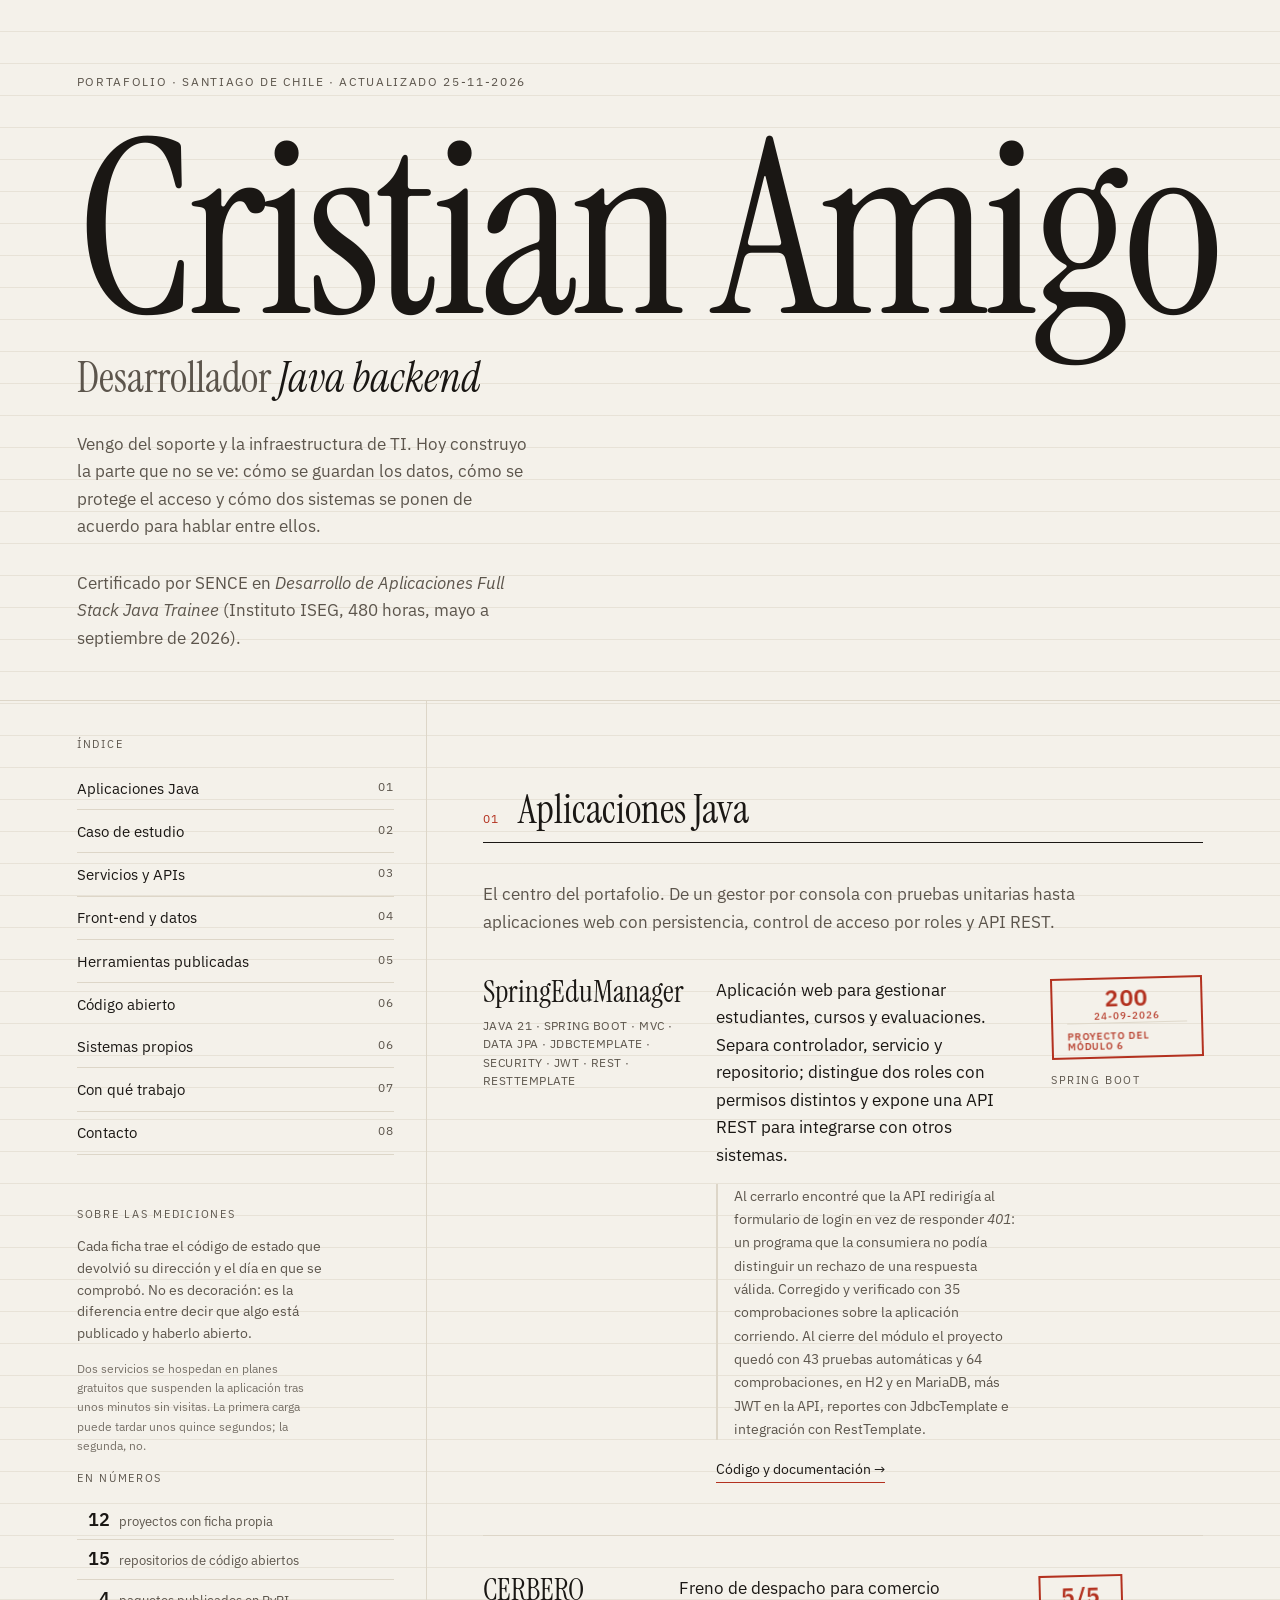
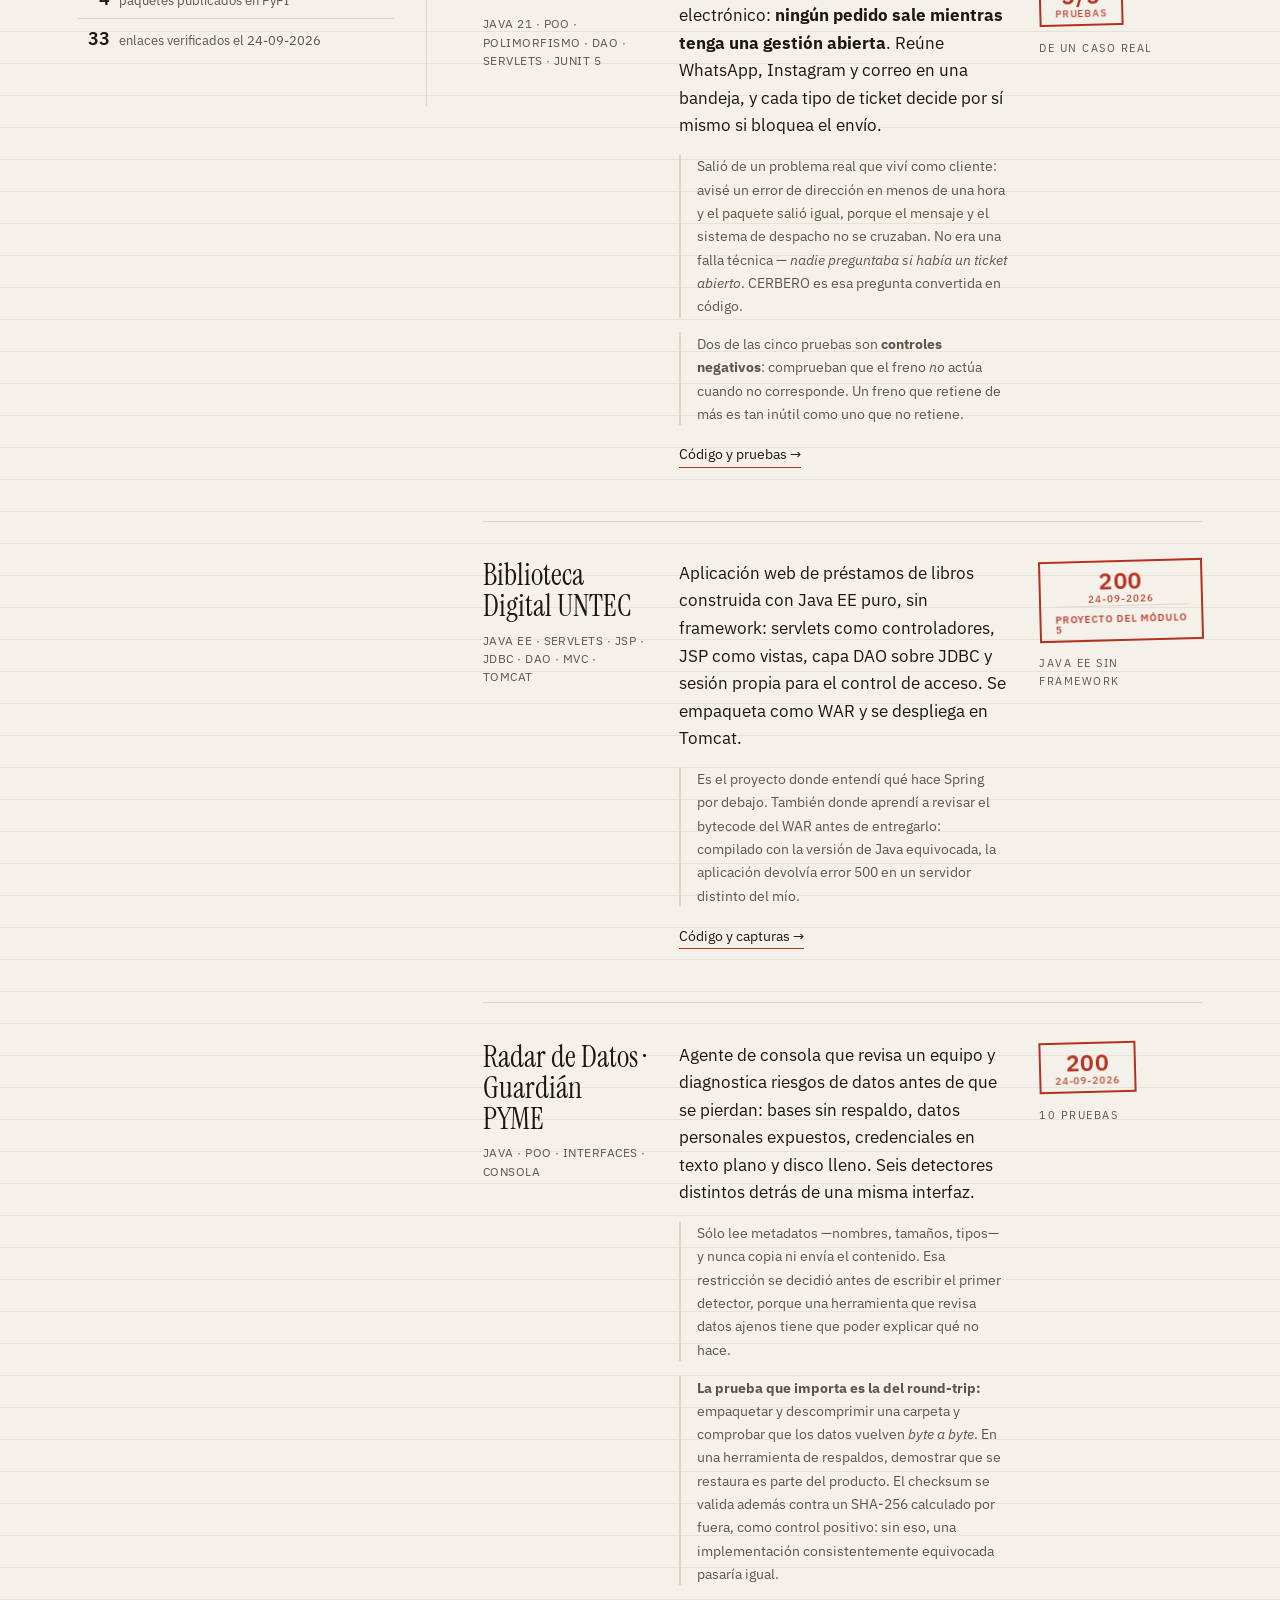
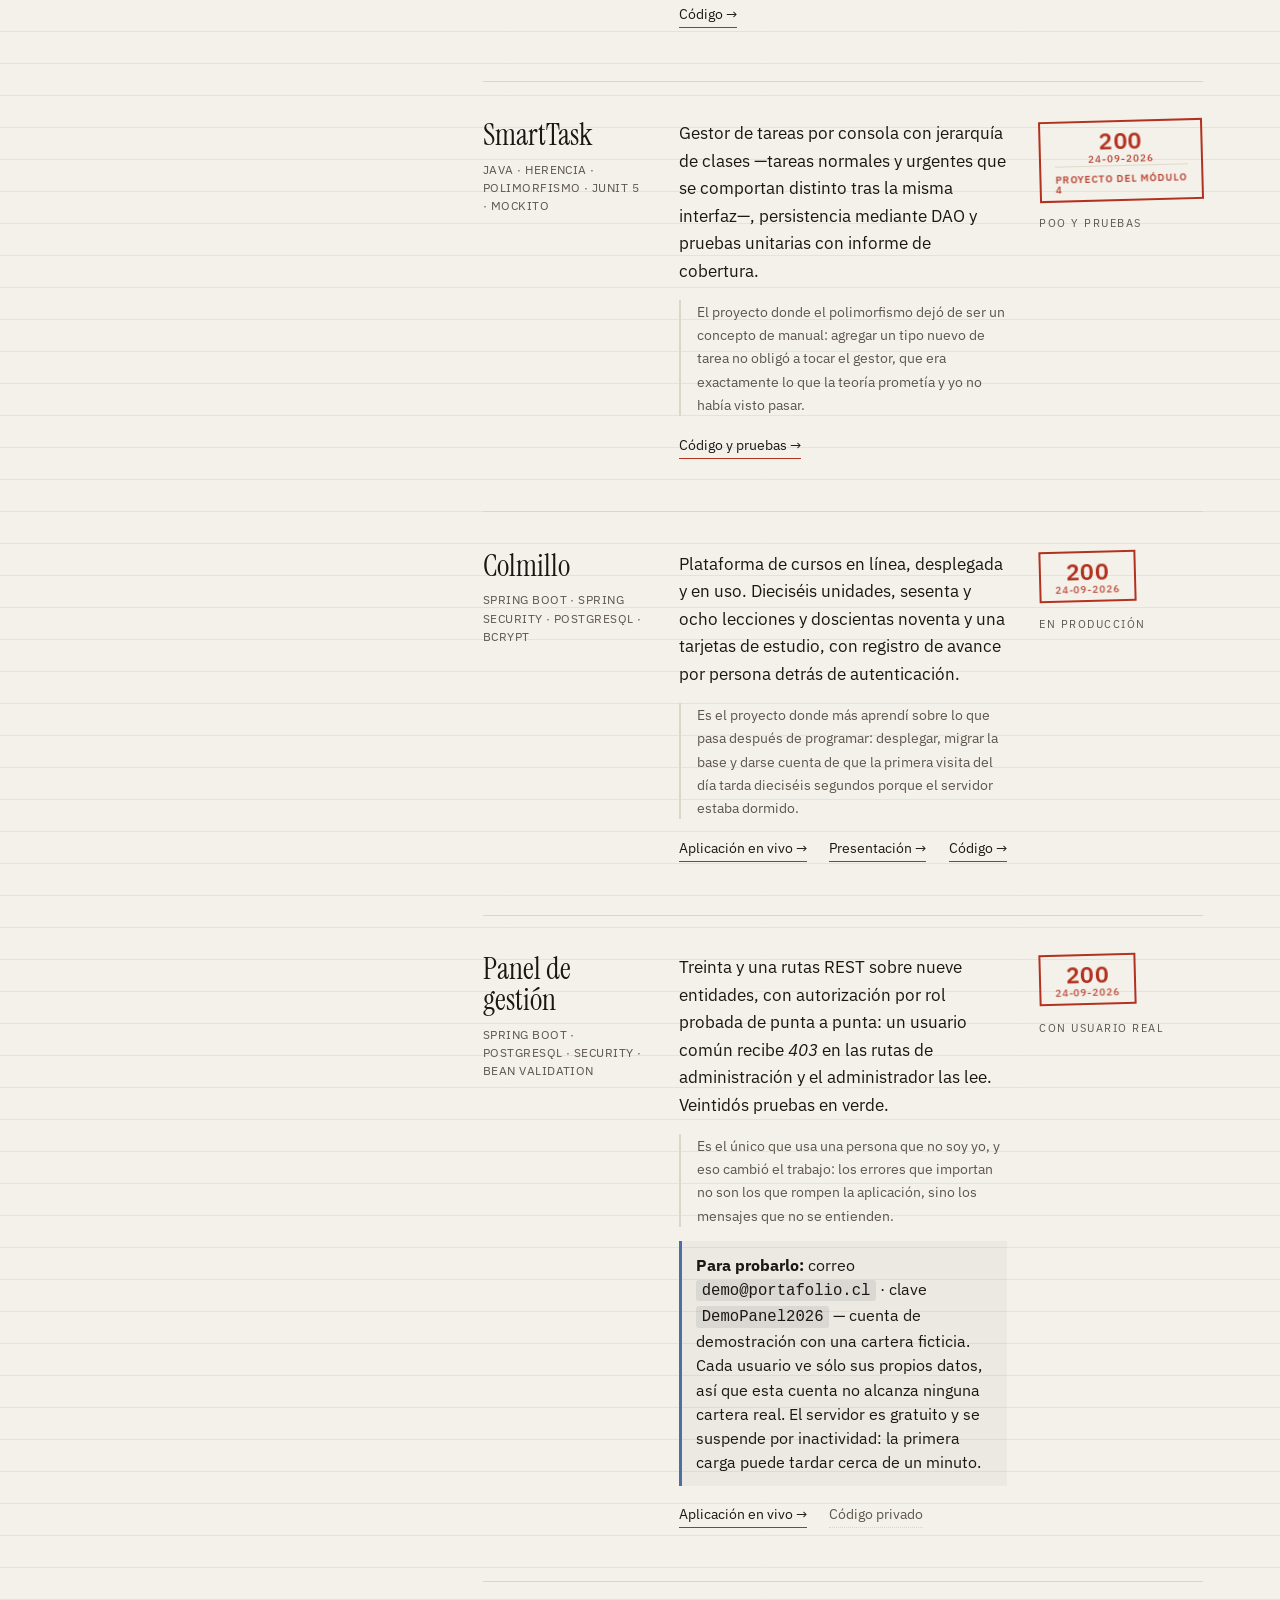
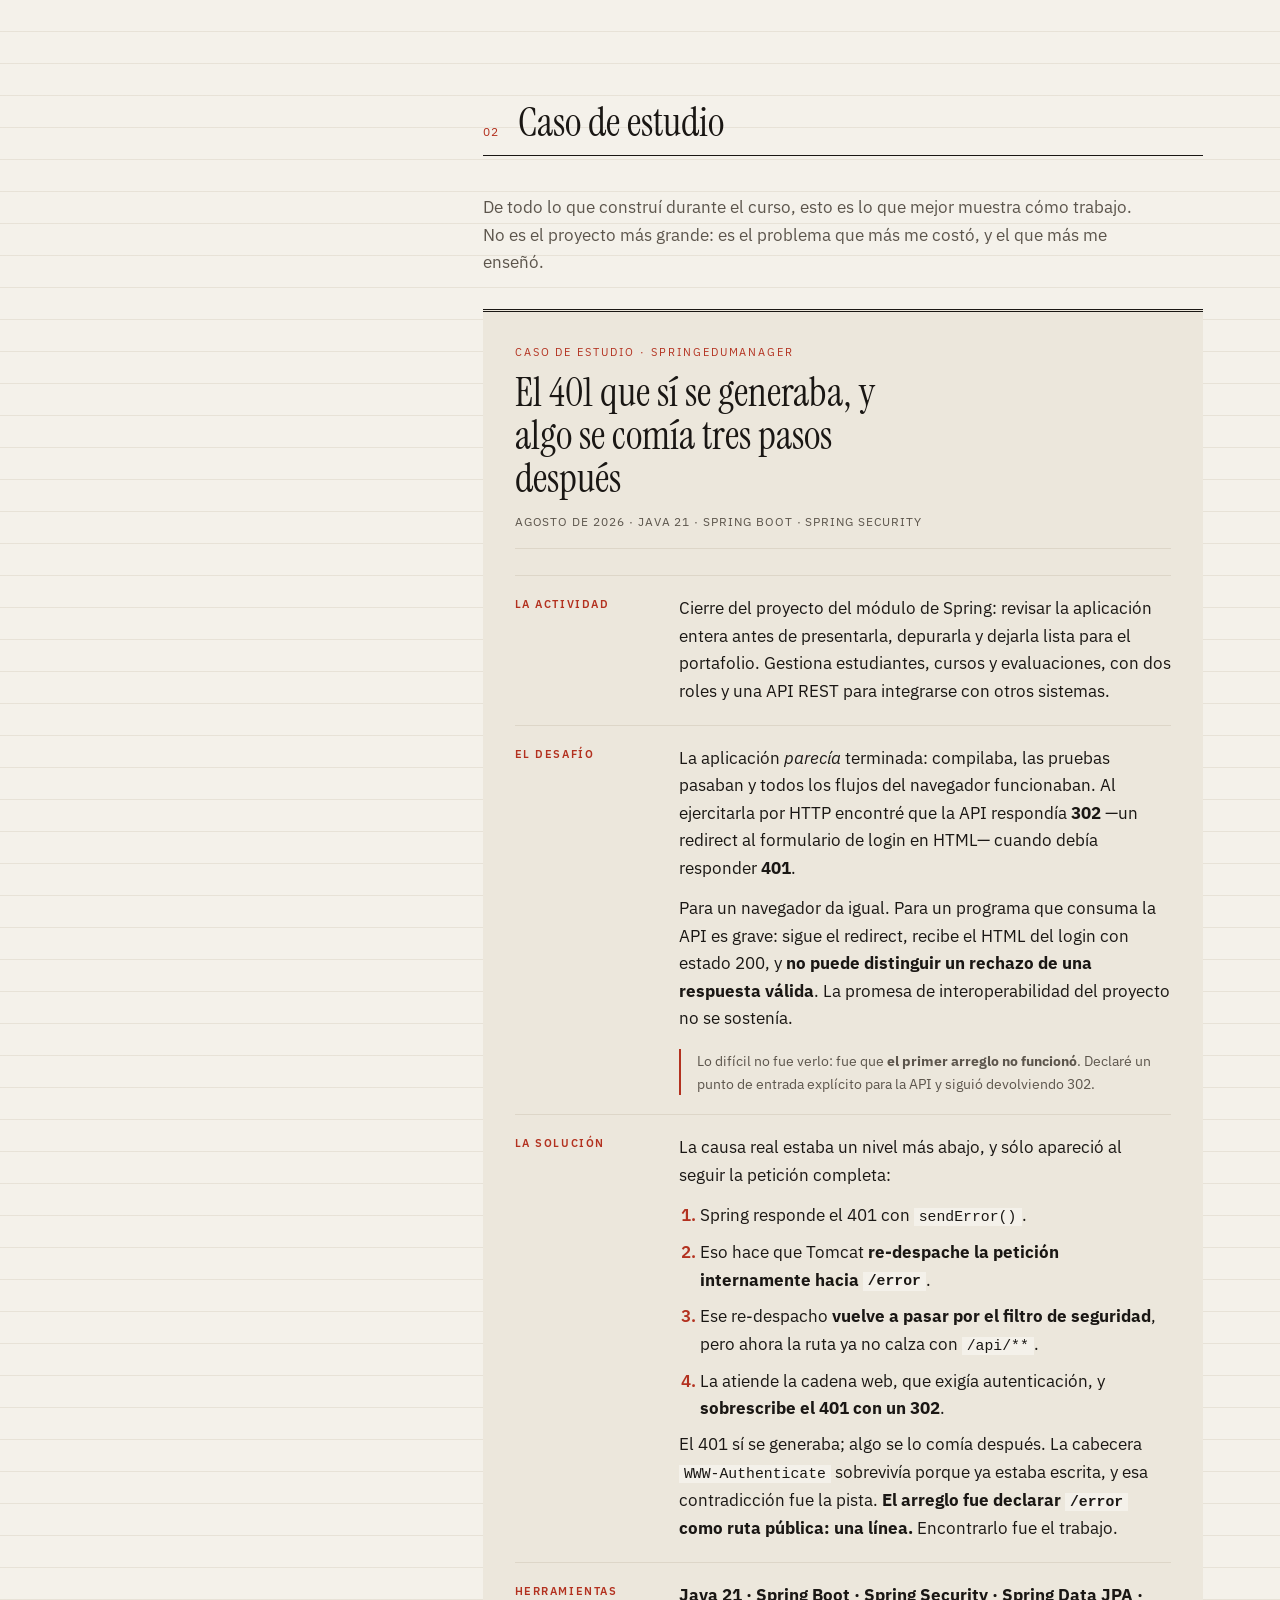
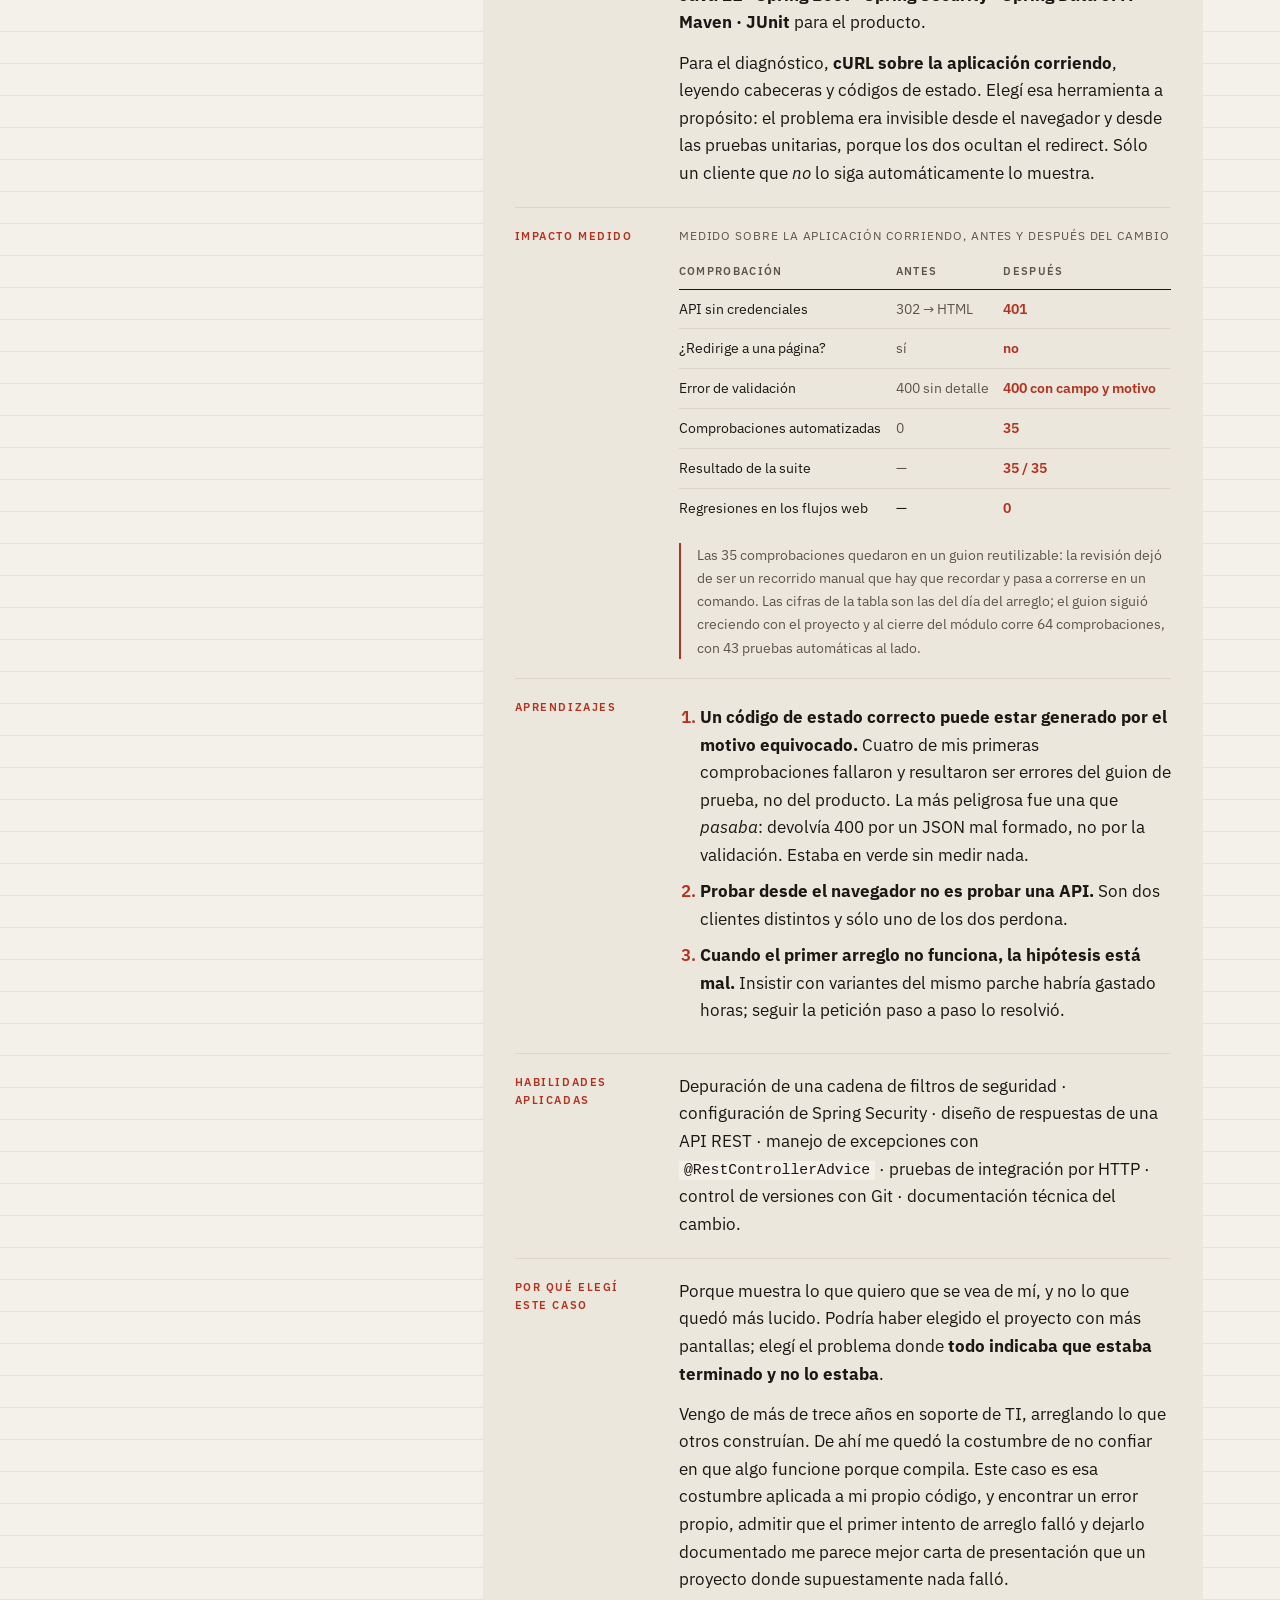
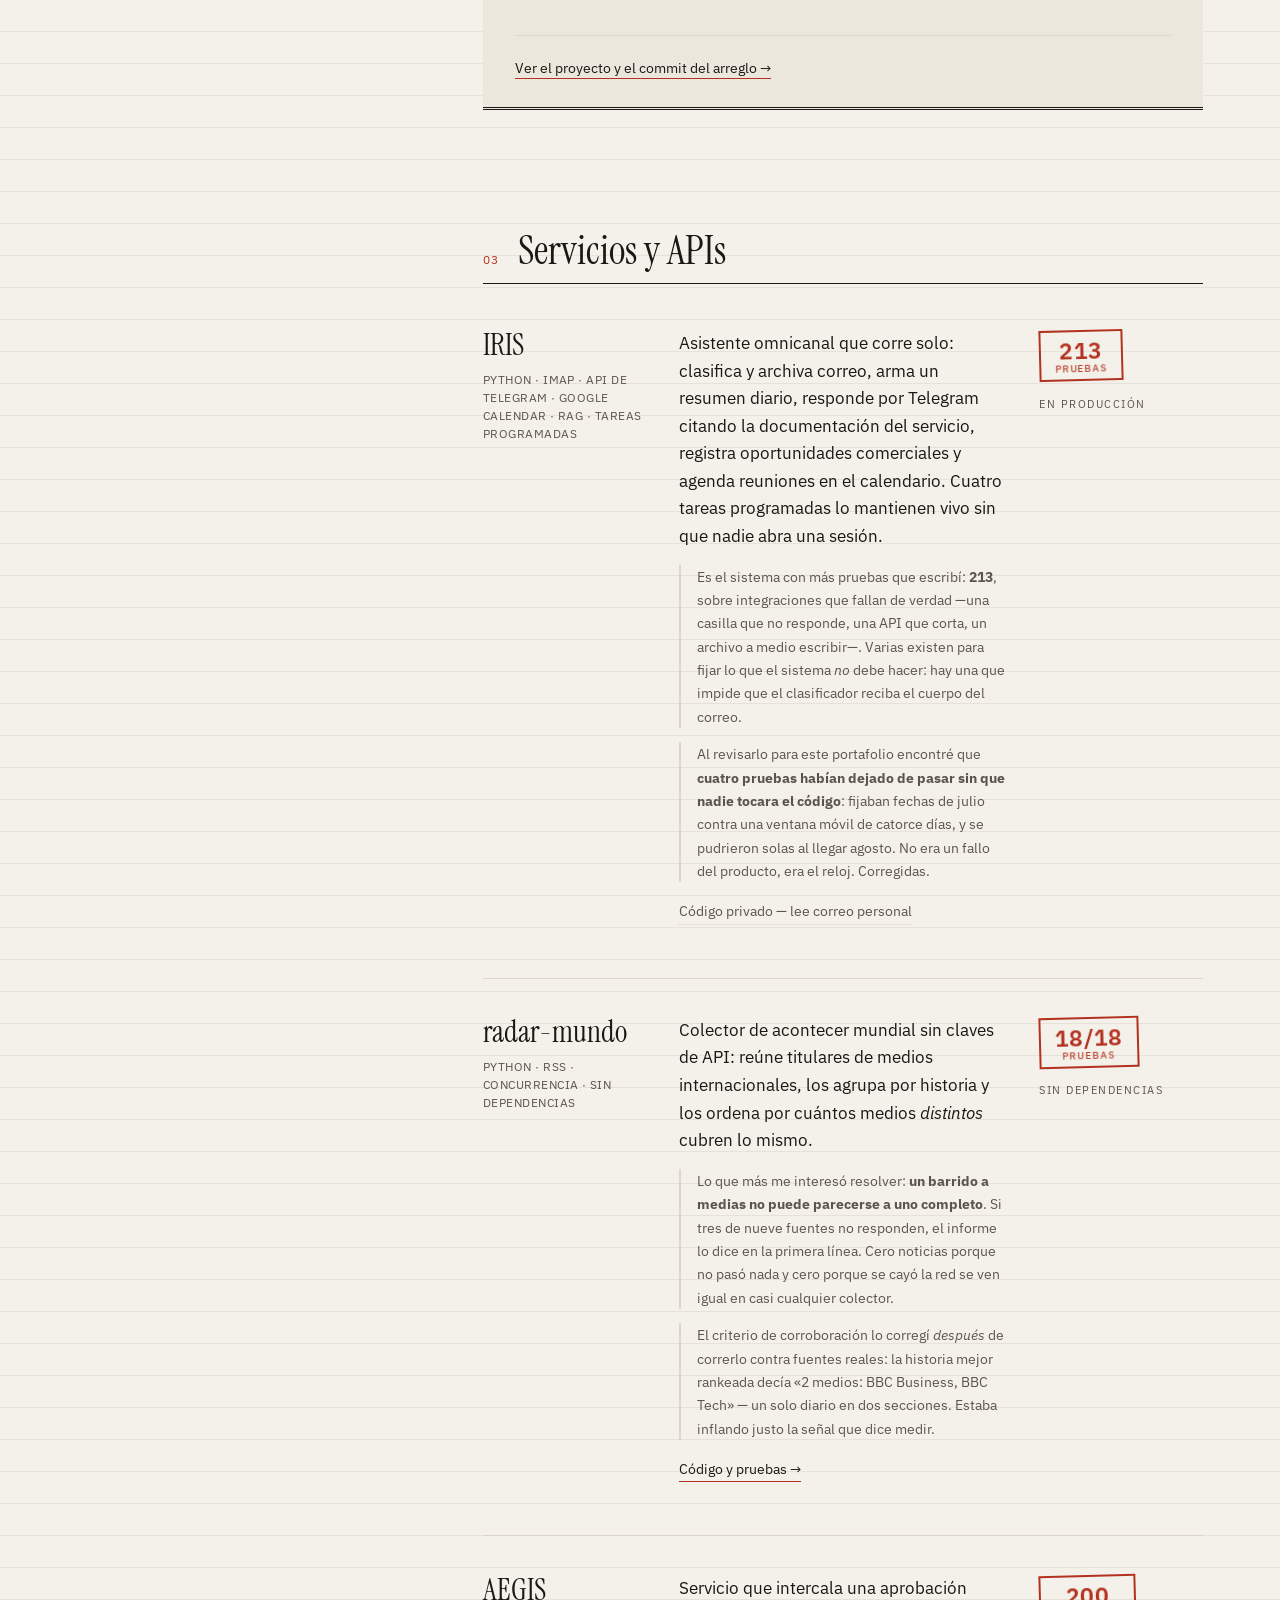
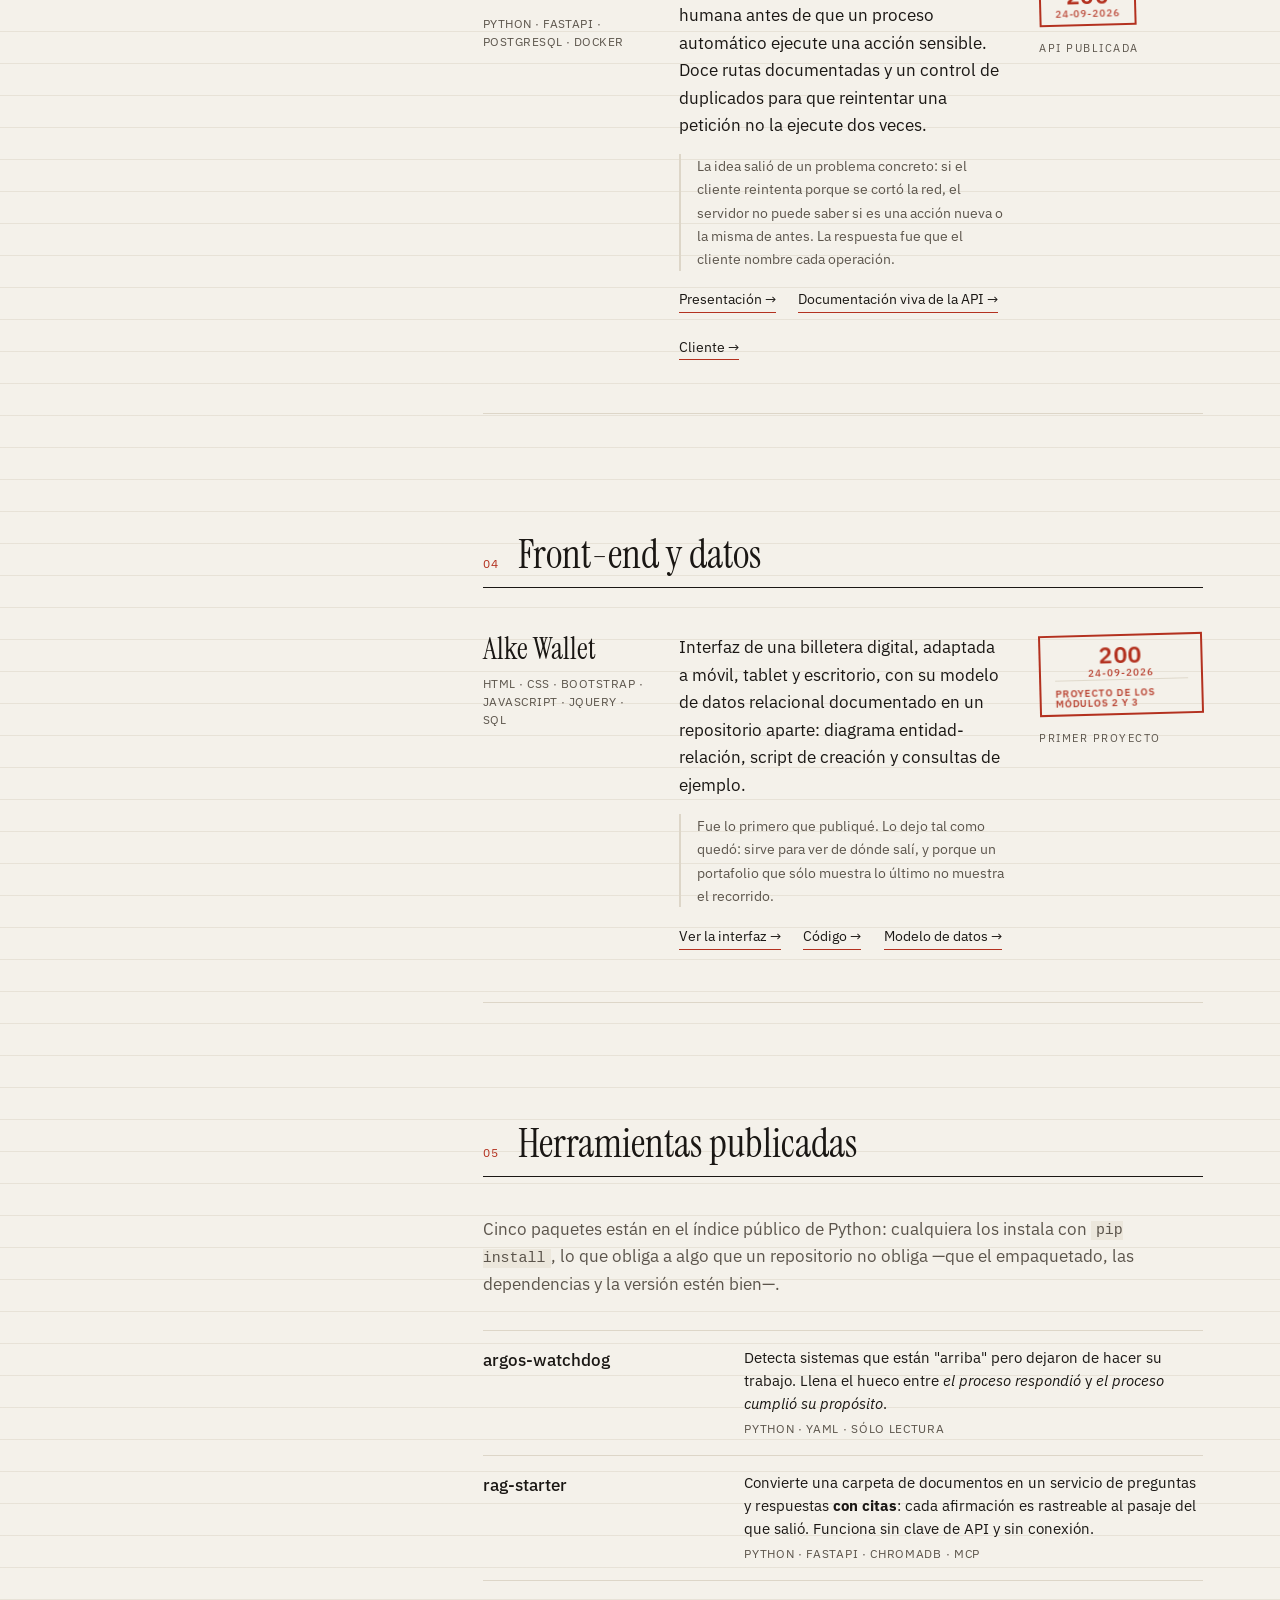
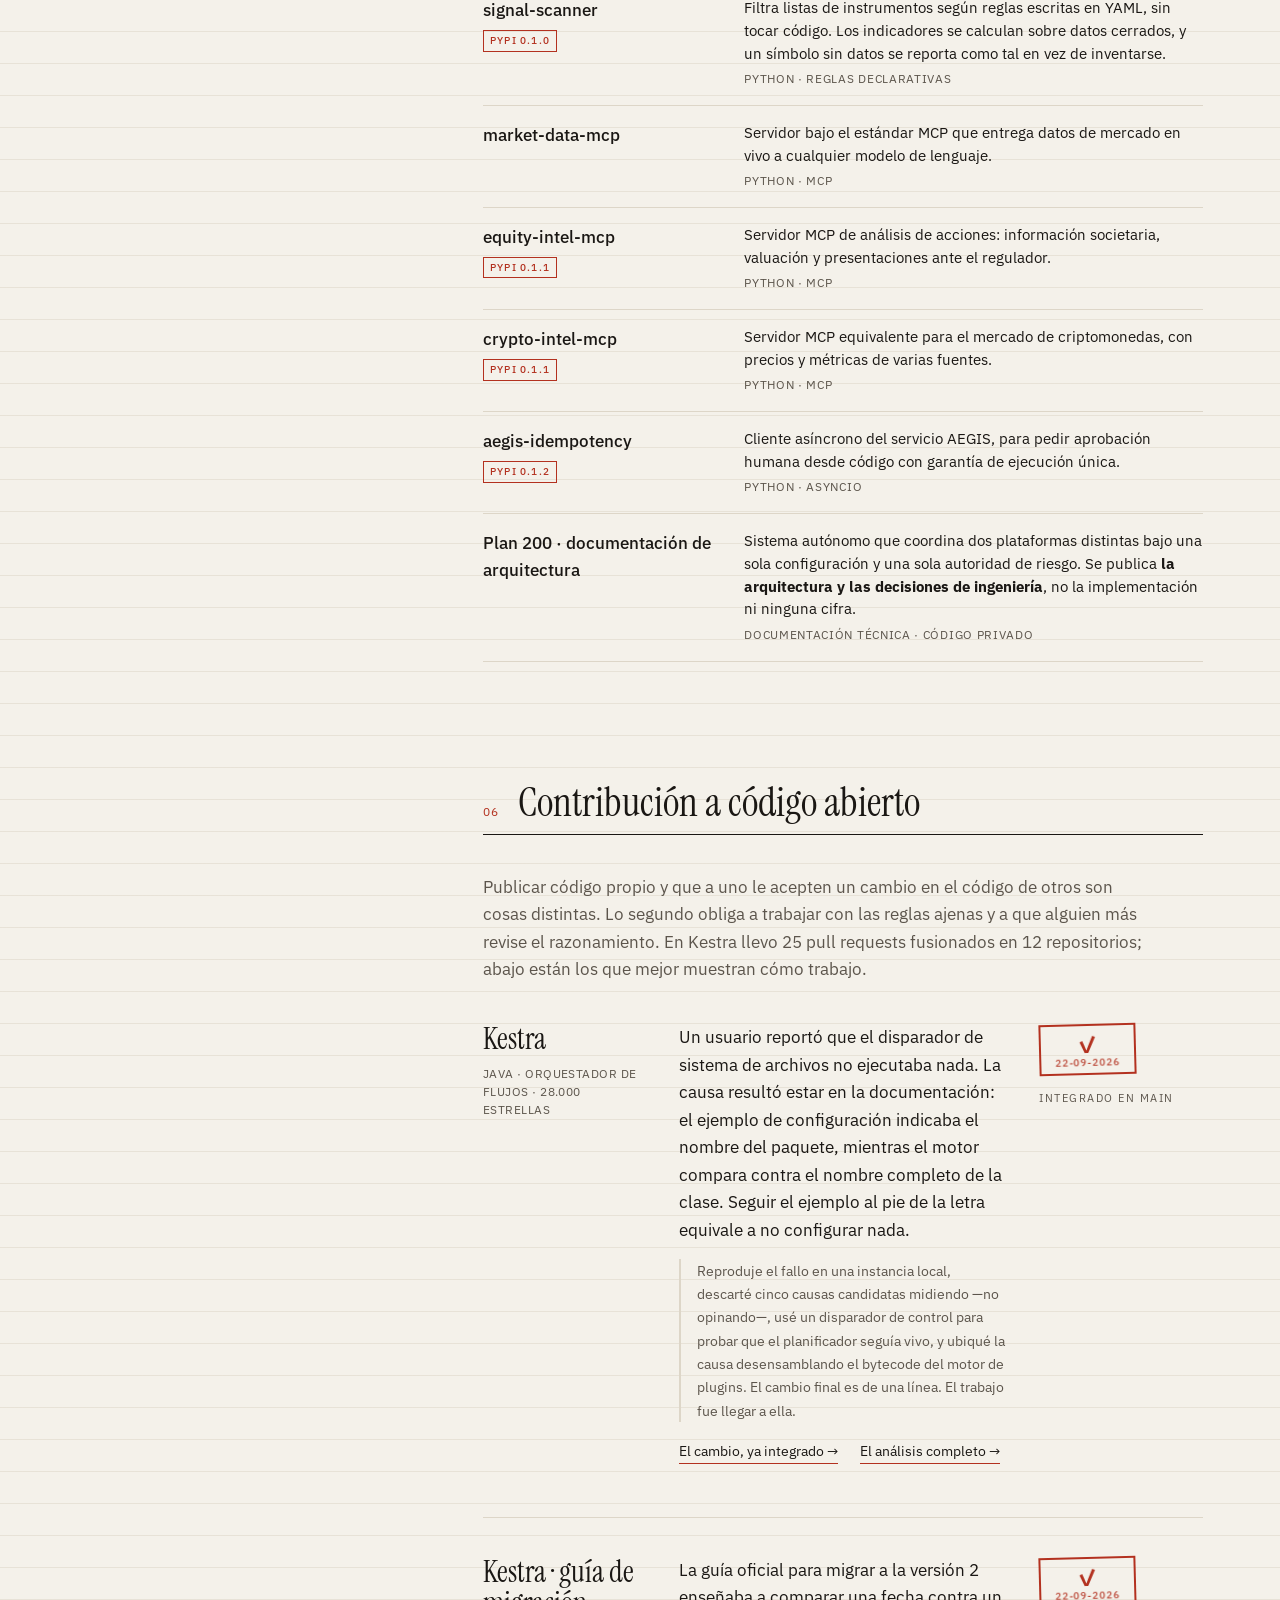
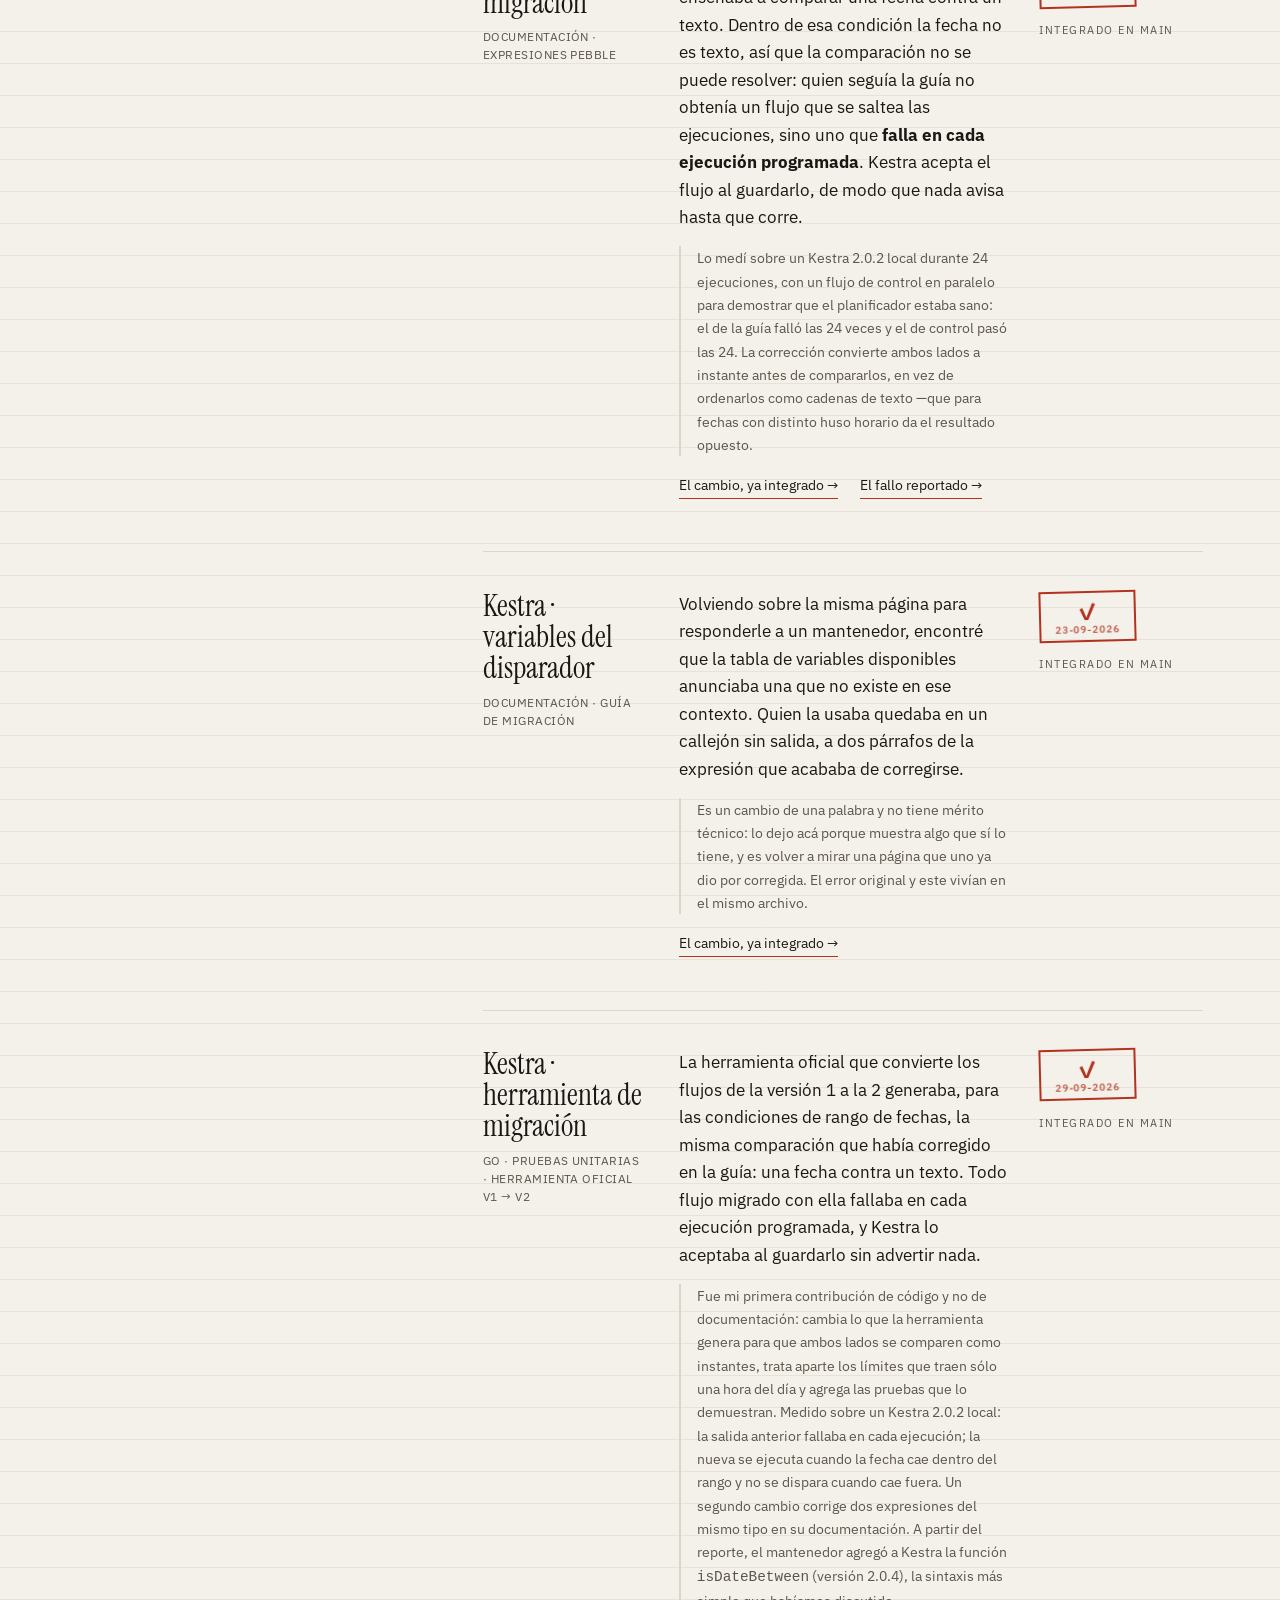
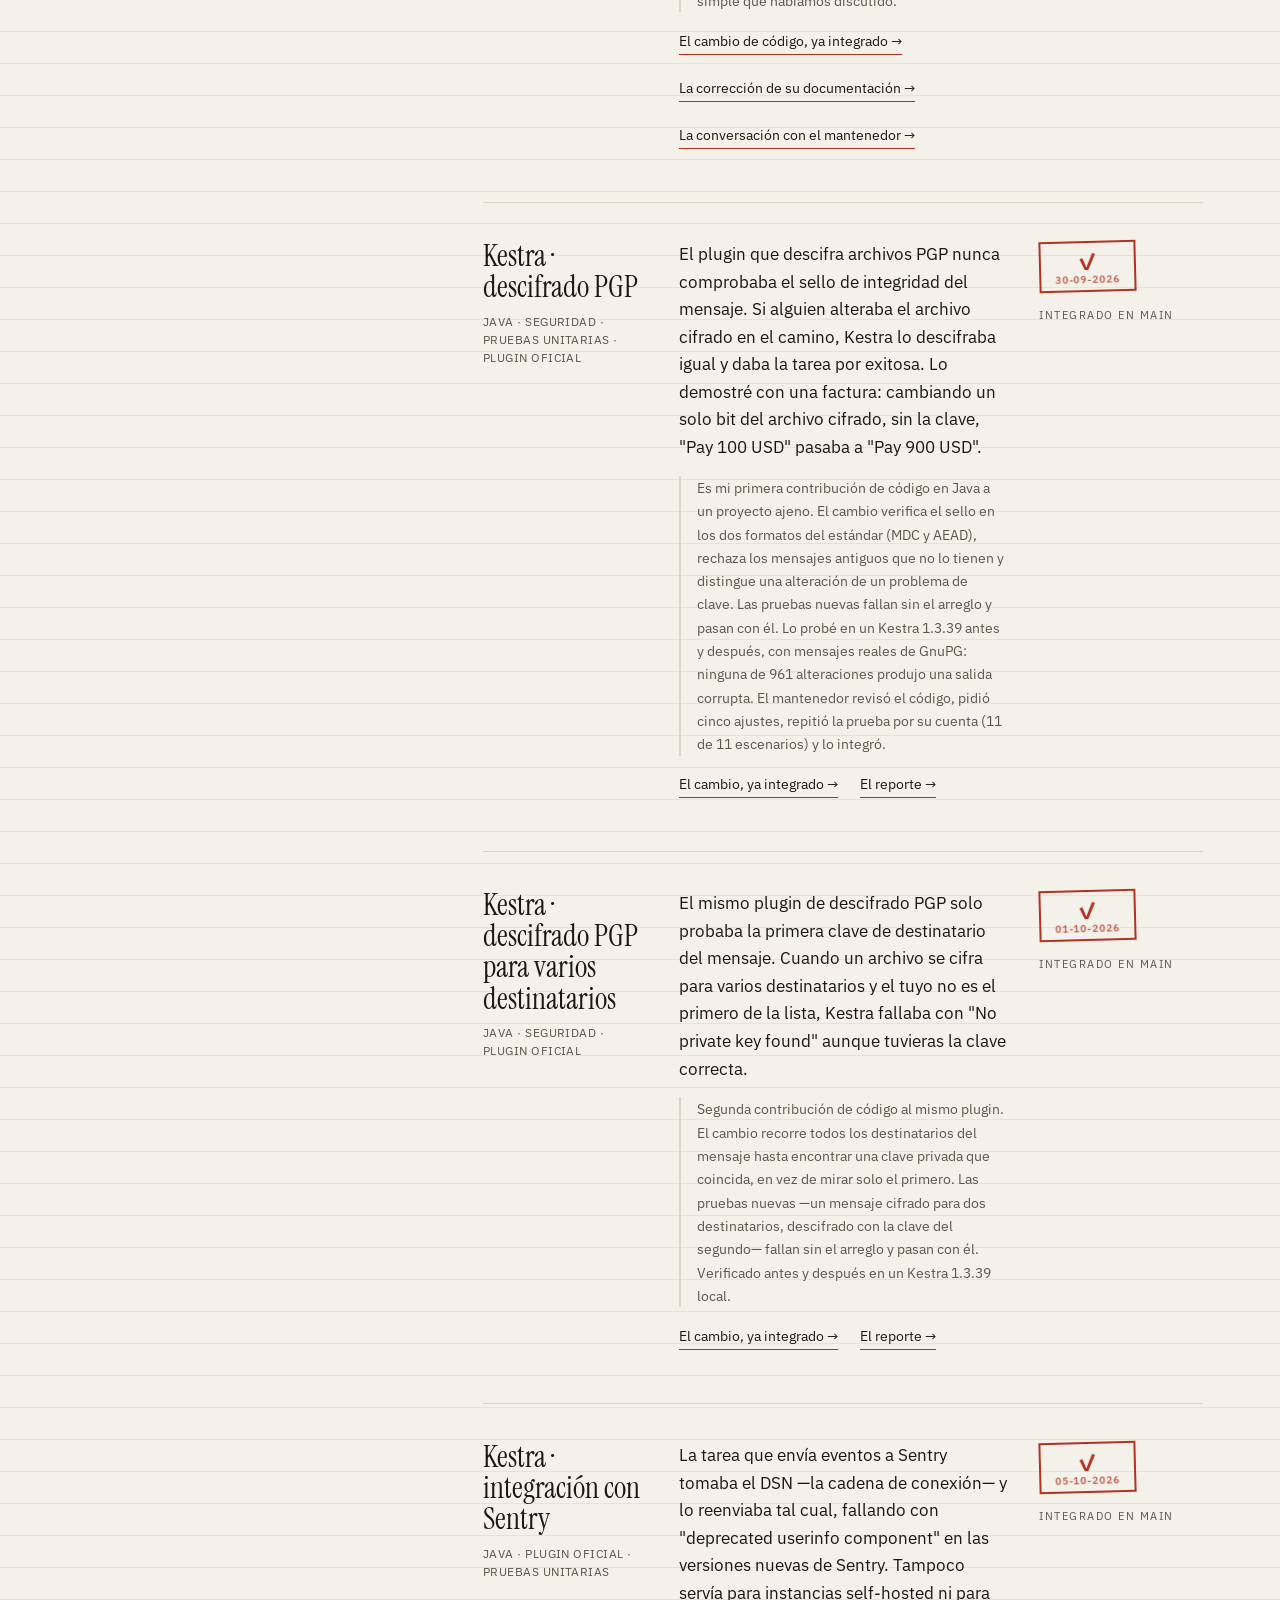
<file: index.html>
<!DOCTYPE html>
<html lang="es">
<head>
<meta charset="utf-8">
<meta name="viewport" content="width=device-width, initial-scale=1">
<title>Cristian Amigo — Desarrollador Java backend</title>
<meta name="description" content="Portafolio de Cristian Amigo, desarrollador Java backend. Aplicaciones Spring Boot, un caso de estudio documentado, servicios, paquetes publicados y herramientas, cada uno con su enlace verificado.">
<link rel="canonical" href="https://cstamigo-droid.github.io/mi-portafolio/">

<meta property="og:type" content="profile">
<meta property="og:title" content="Cristian Amigo — Desarrollador Java backend">
<meta property="og:description" content="12 proyectos publicados, cada uno con su enlace abierto —o el motivo de no tenerlo— y la fecha en que se comprobó que responde.">
<meta property="og:url" content="https://cstamigo-droid.github.io/mi-portafolio/">
<meta property="og:locale" content="es_CL">
<meta property="og:image" content="https://cstamigo-droid.github.io/mi-portafolio/img/og-card.png">
<meta property="og:image:width" content="1200">
<meta property="og:image:height" content="630">
<meta property="og:image:alt" content="Cristian Amigo, desarrollador Java backend">
<meta name="twitter:card" content="summary_large_image">
<meta name="twitter:image" content="https://cstamigo-droid.github.io/mi-portafolio/img/og-card.png">

<link rel="icon" href="data:image/svg+xml,<svg xmlns='http://www.w3.org/2000/svg' viewBox='0 0 32 32'><rect width='32' height='32' fill='%23F4F1EA'/><text y='24' x='4' font-family='Georgia,serif' font-size='22' fill='%231A1714'>C</text></svg>">

<link rel="preconnect" href="https://fonts.googleapis.com">
<link rel="preconnect" href="https://fonts.gstatic.com" crossorigin>
<link rel="stylesheet" href="https://fonts.googleapis.com/css2?family=Instrument+Serif:ital@0;1&family=IBM+Plex+Sans:wght@400;500;600&display=swap">
<link rel="stylesheet" href="estilos.css">

<script type="application/ld+json">
{
  "@context": "https://schema.org",
  "@type": "Person",
  "name": "Cristian Amigo Martínez",
  "givenName": "Cristian",
  "familyName": "Amigo Martínez",
  "jobTitle": "Desarrollador Java backend",
  "email": "mailto:cstamigo@gmail.com",
  "url": "https://cstamigo-droid.github.io/mi-portafolio/",
  "address": { "@type": "PostalAddress", "addressLocality": "Santiago", "addressCountry": "CL" },
  "sameAs": [
    "https://github.com/cstamigo-droid",
    "https://www.linkedin.com/in/cristian-amigo-dev"
  ],
  "knowsAbout": ["Java","Spring Boot","Spring Data JPA","Spring Security","Java EE","Servlets","JSP","API REST","SQL","JUnit","Mockito","Git","Python","FastAPI","Docker"]
}
</script>
</head>
<body>

<a class="saltar" href="#java">Saltar al catálogo</a>

<header class="portada">
  <p class="ficha">Portafolio · Santiago de Chile · Actualizado 25-11-2026</p>
  <h1 class="nombre" aria-label="Cristian Amigo">Cristian&nbsp;Amigo</h1>
  <p class="oficio">Desarrollador <em>Java backend</em></p>
  <p class="bajada">
    Vengo del soporte y la infraestructura de&nbsp;TI. Hoy construyo la parte que no se ve:
    cómo se guardan los datos, cómo se protege el acceso y cómo dos sistemas se ponen de
    acuerdo para hablar entre ellos.
  </p>
  <p class="bajada">
    Certificado por SENCE en <em>Desarrollo de Aplicaciones Full Stack Java Trainee</em>
    (Instituto ISEG, 480&nbsp;horas, mayo a septiembre de 2026).
  </p>
</header>

<main class="lamina">

  <aside class="indice">
    <nav aria-label="Índice">
      <p class="rotulo">Índice</p>
      <ol>
        <li><a href="#java">Aplicaciones Java</a></li>
        <li><a href="#caso">Caso de estudio</a></li>
        <li><a href="#servicios">Servicios y APIs</a></li>
        <li><a href="#frontend">Front-end y datos</a></li>
        <li><a href="#publicado">Herramientas publicadas</a></li>
        <li><a href="#opensource">Código abierto</a>
          <a href="#propios">Sistemas propios</a></li>
        <li><a href="#herramientas">Con qué trabajo</a></li>
        <li><a href="#contacto">Contacto</a></li>
      </ol>
    </nav>

    <div class="nota-metodo">
      <p class="rotulo">Sobre las mediciones</p>
      <p>
        Cada ficha trae el código de estado que devolvió su dirección y el día en que se
        comprobó. No es decoración: es la diferencia entre decir que algo está publicado y
        haberlo abierto.
      </p>
      <p class="letra-chica">
        Dos servicios se hospedan en planes gratuitos que suspenden la aplicación tras unos
        minutos sin visitas. La primera carga puede tardar unos quince segundos; la segunda, no.
      </p>
    </div>

    <div class="nota-metodo">
      <p class="rotulo">En números</p>
      <ul class="cifras">
        <li><span>12</span> proyectos con ficha propia</li>
        <li><span>15</span> repositorios de código abiertos</li>
        <li><span>4</span> paquetes publicados en PyPI</li>
        <li><span>33</span> enlaces verificados el 24-09-2026</li>
      </ul>
    </div>
  </aside>

  <div class="cuerpo">

    <!-- ===================== 01 · JAVA ===================== -->
    <section id="java" aria-labelledby="t-java">
      <h2 id="t-java" class="titulo-seccion"><span class="num">01</span> Aplicaciones Java</h2>
      <p class="entrada-seccion">
        El centro del portafolio. De un gestor por consola con pruebas unitarias hasta
        aplicaciones web con persistencia, control de acceso por roles y API REST.
      </p>

      <article class="ficha-proyecto">
        <div class="col-nombre">
          <h3>SpringEduManager</h3>
          <p class="pila">Java 21 · Spring Boot · MVC · Data JPA · JdbcTemplate · Security · JWT · REST · RestTemplate</p>
        </div>
        <div class="col-texto">
          <p>
            Aplicación web para gestionar estudiantes, cursos y evaluaciones. Separa
            controlador, servicio y repositorio; distingue dos roles con permisos distintos y
            expone una API REST para integrarse con otros sistemas.
          </p>
          <p class="detalle">
            Al cerrarlo encontré que la API redirigía al formulario de login en vez de
            responder <em>401</em>: un programa que la consumiera no podía distinguir un
            rechazo de una respuesta válida. Corregido y verificado con 35 comprobaciones
            sobre la aplicación corriendo. Al cierre del módulo el proyecto quedó con 43 pruebas
            automáticas y 64 comprobaciones, en H2 y en MariaDB, más JWT en la API, reportes con
            JdbcTemplate e integración con RestTemplate.
          </p>
          <p class="enlaces">
            <a href="https://github.com/cstamigo-droid/springedumanager">Código y documentación →</a>
          </p>
        </div>
        <div class="col-sello">
          <span class="sello">200<span>24-09-2026</span>
          <span class="etiqueta curso">Proyecto del módulo 6</span></span>
          <span class="etiqueta">Spring Boot</span>
        </div>
      </article>

      <article class="ficha-proyecto">
        <div class="col-nombre">
          <h3>CERBERO</h3>
          <p class="pila">Java 21 · POO · polimorfismo · DAO · Servlets · JUnit 5</p>
        </div>
        <div class="col-texto">
          <p>
            Freno de despacho para comercio electrónico: <strong>ningún pedido sale mientras
            tenga una gestión abierta</strong>. Reúne WhatsApp, Instagram y correo en una bandeja,
            y cada tipo de ticket decide por sí mismo si bloquea el envío.
          </p>
          <p class="detalle">
            Salió de un problema real que viví como cliente: avisé un error de dirección en menos
            de una hora y el paquete salió igual, porque el mensaje y el sistema de despacho no se
            cruzaban. No era una falla técnica — <em>nadie preguntaba si había un ticket abierto</em>.
            CERBERO es esa pregunta convertida en código.
          </p>
          <p class="detalle">
            Dos de las cinco pruebas son <strong>controles negativos</strong>: comprueban que el
            freno <em>no</em> actúa cuando no corresponde. Un freno que retiene de más es tan
            inútil como uno que no retiene.
          </p>
          <p class="enlaces">
            <a href="https://github.com/cstamigo-droid/cerbero-postventa">Código y pruebas →</a>
          </p>
        </div>
        <div class="col-sello">
          <span class="sello">5/5<span>PRUEBAS</span></span>
          <span class="etiqueta">De un caso real</span>
        </div>
      </article>

      <article class="ficha-proyecto">
        <div class="col-nombre">
          <h3>Biblioteca Digital UNTEC</h3>
          <p class="pila">Java EE · Servlets · JSP · JDBC · DAO · MVC · Tomcat</p>
        </div>
        <div class="col-texto">
          <p>
            Aplicación web de préstamos de libros construida con Java EE puro, sin framework:
            servlets como controladores, JSP como vistas, capa DAO sobre JDBC y sesión propia
            para el control de acceso. Se empaqueta como WAR y se despliega en Tomcat.
          </p>
          <p class="detalle">
            Es el proyecto donde entendí qué hace Spring por debajo. También donde aprendí a
            revisar el bytecode del WAR antes de entregarlo: compilado con la versión de Java
            equivocada, la aplicación devolvía error 500 en un servidor distinto del mío.
          </p>
          <p class="enlaces">
            <a href="https://github.com/cstamigo-droid/biblioteca-untec">Código y capturas →</a>
          </p>
        </div>
        <div class="col-sello">
          <span class="sello">200<span>24-09-2026</span>
          <span class="etiqueta curso">Proyecto del módulo 5</span></span>
          <span class="etiqueta">Java EE sin framework</span>
        </div>
      </article>

      <article class="ficha-proyecto">
        <div class="col-nombre">
          <h3>Radar de Datos · Guardián PYME</h3>
          <p class="pila">Java · POO · interfaces · consola</p>
        </div>
        <div class="col-texto">
          <p>
            Agente de consola que revisa un equipo y diagnostica riesgos de datos antes de que
            se pierdan: bases sin respaldo, datos personales expuestos, credenciales en texto
            plano y disco lleno. Seis detectores distintos detrás de una misma interfaz.
          </p>
          <p class="detalle">
            Sólo lee metadatos —nombres, tamaños, tipos— y nunca copia ni envía el contenido.
            Esa restricción se decidió antes de escribir el primer detector, porque una
            herramienta que revisa datos ajenos tiene que poder explicar qué no hace.
          </p>
          <p class="detalle">
            <strong>La prueba que importa es la del round-trip:</strong> empaquetar y descomprimir
            una carpeta y comprobar que los datos vuelven <em>byte a byte</em>. En una herramienta
            de respaldos, demostrar que se restaura es parte del producto. El checksum se valida
            además contra un SHA-256 calculado por fuera, como control positivo: sin eso, una
            implementación consistentemente equivocada pasaría igual.
          </p>
          <p class="enlaces">
            <a href="https://github.com/cstamigo-droid/respaldo-pyme-agent">Código →</a>
          </p>
        </div>
        <div class="col-sello">
          <span class="sello">200<span>24-09-2026</span></span>
          <span class="etiqueta">10 pruebas</span>
        </div>
      </article>

      <article class="ficha-proyecto">
        <div class="col-nombre">
          <h3>SmartTask</h3>
          <p class="pila">Java · herencia · polimorfismo · JUnit 5 · Mockito</p>
        </div>
        <div class="col-texto">
          <p>
            Gestor de tareas por consola con jerarquía de clases —tareas normales y urgentes
            que se comportan distinto tras la misma interfaz—, persistencia mediante DAO y
            pruebas unitarias con informe de cobertura.
          </p>
          <p class="detalle">
            El proyecto donde el polimorfismo dejó de ser un concepto de manual: agregar un
            tipo nuevo de tarea no obligó a tocar el gestor, que era exactamente lo que la
            teoría prometía y yo no había visto pasar.
          </p>
          <p class="enlaces">
            <a href="https://github.com/cstamigo-droid/smarttask">Código y pruebas →</a>
          </p>
        </div>
        <div class="col-sello">
          <span class="sello">200<span>24-09-2026</span>
          <span class="etiqueta curso">Proyecto del módulo 4</span></span>
          <span class="etiqueta">POO y pruebas</span>
        </div>
      </article>

      <article class="ficha-proyecto">
        <div class="col-nombre">
          <h3>Colmillo</h3>
          <p class="pila">Spring Boot · Spring Security · PostgreSQL · BCrypt</p>
        </div>
        <div class="col-texto">
          <p>
            Plataforma de cursos en línea, desplegada y en uso. Dieciséis unidades, sesenta y
            ocho lecciones y doscientas noventa y una tarjetas de estudio, con registro de
            avance por persona detrás de autenticación.
          </p>
          <p class="detalle">
            Es el proyecto donde más aprendí sobre lo que pasa después de programar:
            desplegar, migrar la base y darse cuenta de que la primera visita del día tarda
            dieciséis segundos porque el servidor estaba dormido.
          </p>
          <p class="enlaces">
            <a href="https://colmillo-rentable.onrender.com">Aplicación en vivo →</a>
            <a href="https://cstamigo-droid.github.io/colmillo-rentable/">Presentación →</a>
            <a href="https://github.com/cstamigo-droid/colmillo-app">Código →</a>
          </p>
        </div>
        <div class="col-sello">
          <span class="sello">200<span>24-09-2026</span></span>
          <span class="etiqueta">En producción</span>
        </div>
      </article>

      <article class="ficha-proyecto">
        <div class="col-nombre">
          <h3>Panel de gestión</h3>
          <p class="pila">Spring Boot · PostgreSQL · Security · Bean Validation</p>
        </div>
        <div class="col-texto">
          <p>
            Treinta y una rutas REST sobre nueve entidades, con autorización por rol probada
            de punta a punta: un usuario común recibe <em>403</em> en las rutas de
            administración y el administrador las lee. Veintidós pruebas en verde.
          </p>
          <p class="detalle">
            Es el único que usa una persona que no soy yo, y eso cambió el trabajo:
            los errores que importan no son los que rompen la aplicación, sino los mensajes
            que no se entienden.
          </p>
          <p class="acceso-demo">
          <strong>Para probarlo:</strong> correo <code>demo@portafolio.cl</code> ·
          clave <code>DemoPanel2026</code> — cuenta de demostración con una cartera ficticia.
          Cada usuario ve sólo sus propios datos, así que esta cuenta no alcanza ninguna cartera real.
          El servidor es gratuito y se suspende por inactividad: la primera carga puede tardar cerca
          de un minuto.
        </p>
        <p class="enlaces">
            <a href="https://panel-cartera.onrender.com">Aplicación en vivo →</a>
            <span class="privado">Código privado</span>
          </p>
        </div>
        <div class="col-sello">
          <span class="sello">200<span>24-09-2026</span></span>
          <span class="etiqueta">Con usuario real</span>
        </div>
      </article>
    </section>

    <!-- ===================== 02 · CASO DE ESTUDIO ===================== -->
    <section id="caso" aria-labelledby="t-caso">
      <h2 id="t-caso" class="titulo-seccion"><span class="num">02</span> Caso de estudio</h2>
      <p class="entrada-seccion">
        De todo lo que construí durante el curso, esto es lo que mejor muestra cómo trabajo. No es
        el proyecto más grande: es el problema que más me costó, y el que más me enseñó.
      </p>

      <article class="expediente">
        <header class="exp-cabecera">
          <p class="exp-rotulo">Caso de estudio · SpringEduManager</p>
          <h3>El 401 que sí se generaba, y algo se comía tres pasos después</h3>
          <p class="exp-fecha">Agosto de 2026 · Java 21 · Spring Boot · Spring Security</p>
        </header>

        <dl class="exp-campos">
          <dt>La actividad</dt>
          <dd>
            Cierre del proyecto del módulo de Spring: revisar la aplicación entera antes de
            presentarla, depurarla y dejarla lista para el portafolio. Gestiona estudiantes, cursos
            y evaluaciones, con dos roles y una API REST para integrarse con otros sistemas.
          </dd>

          <dt>El desafío</dt>
          <dd>
            <p>
              La aplicación <em>parecía</em> terminada: compilaba, las pruebas pasaban y todos los
              flujos del navegador funcionaban. Al ejercitarla por HTTP encontré que la API
              respondía <strong>302</strong> —un redirect al formulario de login en HTML— cuando
              debía responder <strong>401</strong>.
            </p>
            <p>
              Para un navegador da igual. Para un programa que consuma la API es grave: sigue el
              redirect, recibe el HTML del login con estado 200, y <strong>no puede distinguir un
              rechazo de una respuesta válida</strong>. La promesa de interoperabilidad del proyecto
              no se sostenía.
            </p>
            <p class="exp-nota">
              Lo difícil no fue verlo: fue que <strong>el primer arreglo no funcionó</strong>.
              Declaré un punto de entrada explícito para la API y siguió devolviendo 302.
            </p>
          </dd>

          <dt>La solución</dt>
          <dd>
            <p>La causa real estaba un nivel más abajo, y sólo apareció al seguir la petición completa:</p>
            <ol class="exp-pasos">
              <li>Spring responde el 401 con <code>sendError()</code>.</li>
              <li>Eso hace que Tomcat <strong>re-despache la petición internamente hacia <code>/error</code></strong>.</li>
              <li>Ese re-despacho <strong>vuelve a pasar por el filtro de seguridad</strong>, pero ahora la ruta ya no calza con <code>/api/**</code>.</li>
              <li>La atiende la cadena web, que exigía autenticación, y <strong>sobrescribe el 401 con un 302</strong>.</li>
            </ol>
            <p>
              El 401 sí se generaba; algo se lo comía después. La cabecera
              <code>WWW-Authenticate</code> sobrevivía porque ya estaba escrita, y esa contradicción
              fue la pista. <strong>El arreglo fue declarar <code>/error</code> como ruta pública:
              una línea.</strong> Encontrarlo fue el trabajo.
            </p>
          </dd>

          <dt>Herramientas</dt>
          <dd>
            <p>
              <strong>Java 21 · Spring Boot · Spring Security · Spring Data JPA · Maven · JUnit</strong>
              para el producto.
            </p>
            <p>
              Para el diagnóstico, <strong>cURL sobre la aplicación corriendo</strong>, leyendo
              cabeceras y códigos de estado. Elegí esa herramienta a propósito: el problema era
              invisible desde el navegador y desde las pruebas unitarias, porque los dos ocultan el
              redirect. Sólo un cliente que <em>no</em> lo siga automáticamente lo muestra.
            </p>
          </dd>

          <dt>Impacto medido</dt>
          <dd>
            <div class="exp-scroll">
            <table class="exp-tabla">
              <caption>Medido sobre la aplicación corriendo, antes y después del cambio</caption>
              <thead>
                <tr><th scope="col">Comprobación</th><th scope="col">Antes</th><th scope="col">Después</th></tr>
              </thead>
              <tbody>
                <tr><td>API sin credenciales</td><td class="mal">302 → HTML</td><td class="bien">401</td></tr>
                <tr><td>¿Redirige a una página?</td><td class="mal">sí</td><td class="bien">no</td></tr>
                <tr><td>Error de validación</td><td class="mal">400 sin detalle</td><td class="bien">400 con campo y motivo</td></tr>
                <tr><td>Comprobaciones automatizadas</td><td class="mal">0</td><td class="bien">35</td></tr>
                <tr><td>Resultado de la suite</td><td class="mal">—</td><td class="bien">35 / 35</td></tr>
                <tr><td>Regresiones en los flujos web</td><td>—</td><td class="bien">0</td></tr>
              </tbody>
            </table>
            </div>
            <p class="exp-nota">
              Las 35 comprobaciones quedaron en un guion reutilizable: la revisión dejó de ser un
              recorrido manual que hay que recordar y pasa a correrse en un comando. Las cifras de la
              tabla son las del día del arreglo; el guion siguió creciendo con el proyecto y al cierre
              del módulo corre 64 comprobaciones, con 43 pruebas automáticas al lado.
            </p>
          </dd>

          <dt>Aprendizajes</dt>
          <dd>
            <ol class="exp-pasos">
              <li>
                <strong>Un código de estado correcto puede estar generado por el motivo equivocado.</strong>
                Cuatro de mis primeras comprobaciones fallaron y resultaron ser errores del guion de
                prueba, no del producto. La más peligrosa fue una que <em>pasaba</em>: devolvía 400
                por un JSON mal formado, no por la validación. Estaba en verde sin medir nada.
              </li>
              <li>
                <strong>Probar desde el navegador no es probar una API.</strong> Son dos clientes
                distintos y sólo uno de los dos perdona.
              </li>
              <li>
                <strong>Cuando el primer arreglo no funciona, la hipótesis está mal.</strong>
                Insistir con variantes del mismo parche habría gastado horas; seguir la petición
                paso a paso lo resolvió.
              </li>
            </ol>
          </dd>

          <dt>Habilidades aplicadas</dt>
          <dd>
            Depuración de una cadena de filtros de seguridad · configuración de Spring Security ·
            diseño de respuestas de una API REST · manejo de excepciones con
            <code>@RestControllerAdvice</code> · pruebas de integración por HTTP · control de
            versiones con Git · documentación técnica del cambio.
          </dd>

          <dt>Por qué elegí este caso</dt>
          <dd>
            <p>
              Porque muestra lo que quiero que se vea de mí, y no lo que quedó más lucido. Podría
              haber elegido el proyecto con más pantallas; elegí el problema donde
              <strong>todo indicaba que estaba terminado y no lo estaba</strong>.
            </p>
            <p>
              Vengo de más de trece años en soporte de TI, arreglando lo que otros construían. De ahí
              me quedó la costumbre de no confiar en que algo funcione porque compila. Este caso es
              esa costumbre aplicada a mi propio código, y encontrar un error propio, admitir que el
              primer intento de arreglo falló y dejarlo documentado me parece mejor carta de
              presentación que un proyecto donde supuestamente nada falló.
            </p>
          </dd>
        </dl>

        <footer class="exp-pie">
          <a href="https://github.com/cstamigo-droid/springedumanager">Ver el proyecto y el commit del arreglo →</a>
        </footer>
      </article>
    </section>

    <!-- ===================== 03 · SERVICIOS ===================== -->
    <section id="servicios" aria-labelledby="t-servicios">
      <h2 id="t-servicios" class="titulo-seccion"><span class="num">03</span> Servicios y APIs</h2>
      <article class="ficha-proyecto">
        <div class="col-nombre">
          <h3>IRIS</h3>
          <p class="pila">Python · IMAP · API de Telegram · Google Calendar · RAG · tareas programadas</p>
        </div>
        <div class="col-texto">
          <p>
            Asistente omnicanal que corre solo: clasifica y archiva correo, arma un resumen diario,
            responde por Telegram citando la documentación del servicio, registra oportunidades
            comerciales y agenda reuniones en el calendario. Cuatro tareas programadas lo mantienen
            vivo sin que nadie abra una sesión.
          </p>
          <p class="detalle">
            Es el sistema con más pruebas que escribí: <strong>213</strong>, sobre integraciones que
            fallan de verdad —una casilla que no responde, una API que corta, un archivo a medio
            escribir—. Varias existen para fijar lo que el sistema <em>no</em> debe hacer: hay una
            que impide que el clasificador reciba el cuerpo del correo.
          </p>
          <p class="detalle">
            Al revisarlo para este portafolio encontré que <strong>cuatro pruebas habían dejado de
            pasar sin que nadie tocara el código</strong>: fijaban fechas de julio contra una ventana
            móvil de catorce días, y se pudrieron solas al llegar agosto. No era un fallo del
            producto, era el reloj. Corregidas.
          </p>
          <p class="enlaces">
            <span class="privado">Código privado — lee correo personal</span>
          </p>
        </div>
        <div class="col-sello">
          <span class="sello">213<span>PRUEBAS</span></span>
          <span class="etiqueta">En producción</span>
        </div>
      </article>


      <article class="ficha-proyecto">
        <div class="col-nombre">
          <h3>radar-mundo</h3>
          <p class="pila">Python · RSS · concurrencia · sin dependencias</p>
        </div>
        <div class="col-texto">
          <p>
            Colector de acontecer mundial sin claves de API: reúne titulares de medios
            internacionales, los agrupa por historia y los ordena por cuántos medios
            <em>distintos</em> cubren lo mismo.
          </p>
          <p class="detalle">
            Lo que más me interesó resolver: <strong>un barrido a medias no puede parecerse a uno
            completo</strong>. Si tres de nueve fuentes no responden, el informe lo dice en la
            primera línea. Cero noticias porque no pasó nada y cero porque se cayó la red se ven
            igual en casi cualquier colector.
          </p>
          <p class="detalle">
            El criterio de corroboración lo corregí <em>después</em> de correrlo contra fuentes
            reales: la historia mejor rankeada decía «2 medios: BBC Business, BBC Tech» — un solo
            diario en dos secciones. Estaba inflando justo la señal que dice medir.
          </p>
          <p class="enlaces">
            <a href="https://github.com/cstamigo-droid/radar-mundo">Código y pruebas →</a>
          </p>
        </div>
        <div class="col-sello">
          <span class="sello">18/18<span>PRUEBAS</span></span>
          <span class="etiqueta">Sin dependencias</span>
        </div>
      </article>

      <article class="ficha-proyecto">
        <div class="col-nombre">
          <h3>AEGIS</h3>
          <p class="pila">Python · FastAPI · PostgreSQL · Docker</p>
        </div>
        <div class="col-texto">
          <p>
            Servicio que intercala una aprobación humana antes de que un proceso automático
            ejecute una acción sensible. Doce rutas documentadas y un control de duplicados
            para que reintentar una petición no la ejecute dos veces.
          </p>
          <p class="detalle">
            La idea salió de un problema concreto: si el cliente reintenta porque se cortó la
            red, el servidor no puede saber si es una acción nueva o la misma de antes. La
            respuesta fue que el cliente nombre cada operación.
          </p>
          <p class="enlaces">
            <a href="https://cstamigo-droid.github.io/aegis-landing/">Presentación →</a>
            <a href="https://aegis-idempotency-production.up.railway.app/docs">Documentación viva de la API →</a>
            <a href="https://github.com/cstamigo-droid/aegis-idempotency">Cliente →</a>
          </p>
        </div>
        <div class="col-sello">
          <span class="sello">200<span>24-09-2026</span></span>
          <span class="etiqueta">API publicada</span>
        </div>
      </article>

    </section>

    <!-- ===================== 03 · FRONT-END ===================== -->
    <section id="frontend" aria-labelledby="t-frontend">
      <h2 id="t-frontend" class="titulo-seccion"><span class="num">04</span> Front-end y datos</h2>

      <article class="ficha-proyecto">
        <div class="col-nombre">
          <h3>Alke Wallet</h3>
          <p class="pila">HTML · CSS · Bootstrap · JavaScript · jQuery · SQL</p>
        </div>
        <div class="col-texto">
          <p>
            Interfaz de una billetera digital, adaptada a móvil, tablet y escritorio, con su
            modelo de datos relacional documentado en un repositorio aparte: diagrama
            entidad-relación, script de creación y consultas de ejemplo.
          </p>
          <p class="detalle">
            Fue lo primero que publiqué. Lo dejo tal como quedó: sirve para ver de dónde
            salí, y porque un portafolio que sólo muestra lo último no muestra el recorrido.
          </p>
          <p class="enlaces">
            <a href="https://cstamigo-droid.github.io/alke-wallet/">Ver la interfaz →</a>
            <a href="https://github.com/cstamigo-droid/alke-wallet">Código →</a>
            <a href="https://github.com/cstamigo-droid/alke-wallet-bd">Modelo de datos →</a>
          </p>
        </div>
        <div class="col-sello">
          <span class="sello">200<span>24-09-2026</span>
          <span class="etiqueta curso">Proyecto de los módulos 2 y 3</span></span>
          <span class="etiqueta">Primer proyecto</span>
        </div>
      </article>
    </section>

    <!-- ===================== 04 · PUBLICADO ===================== -->
    <section id="publicado" aria-labelledby="t-publicado">
      <h2 id="t-publicado" class="titulo-seccion"><span class="num">05</span> Herramientas publicadas</h2>
      <p class="entrada-seccion">
        Cinco paquetes están en el índice público de Python: cualquiera los instala con
        <code>pip install</code>, lo que obliga a algo que un repositorio no obliga —que el
        empaquetado, las dependencias y la versión estén bien—.
      </p>

      <ul class="tabla-herramientas">
        <li>
          <a href="https://github.com/cstamigo-droid/argos-watchdog">
            <span class="h-nom">argos-watchdog</span>
            <span class="h-desc">Detecta sistemas que están "arriba" pero dejaron de hacer su trabajo. Llena el hueco entre <em>el proceso respondió</em> y <em>el proceso cumplió su propósito</em>.</span>
            <span class="h-meta">Python · YAML · sólo lectura</span>
          </a>
        </li>
        <li>
          <a href="https://github.com/cstamigo-droid/rag-starter">
            <span class="h-nom">rag-starter</span>
            <span class="h-desc">Convierte una carpeta de documentos en un servicio de preguntas y respuestas <strong>con citas</strong>: cada afirmación es rastreable al pasaje del que salió. Funciona sin clave de API y sin conexión.</span>
            <span class="h-meta">Python · FastAPI · ChromaDB · MCP</span>
          </a>
        </li>
        <li>
          <a href="https://pypi.org/project/signal-scanner/">
            <span class="h-nom">signal-scanner<span class="ver">PyPI 0.1.0</span></span>
            <span class="h-desc">Filtra listas de instrumentos según reglas escritas en YAML, sin tocar código. Los indicadores se calculan sobre datos cerrados, y un símbolo sin datos se reporta como tal en vez de inventarse.</span>
            <span class="h-meta">Python · reglas declarativas</span>
          </a>
        </li>
        <li>
          <a href="https://github.com/cstamigo-droid/market-data-mcp">
            <span class="h-nom">market-data-mcp</span>
            <span class="h-desc">Servidor bajo el estándar MCP que entrega datos de mercado en vivo a cualquier modelo de lenguaje.</span>
            <span class="h-meta">Python · MCP</span>
          </a>
        </li>
        <li>
          <a href="https://pypi.org/project/equity-intel-mcp/">
            <span class="h-nom">equity-intel-mcp<span class="ver">PyPI 0.1.1</span></span>
            <span class="h-desc">Servidor MCP de análisis de acciones: información societaria, valuación y presentaciones ante el regulador.</span>
            <span class="h-meta">Python · MCP</span>
          </a>
        </li>
        <li>
          <a href="https://pypi.org/project/crypto-intel-mcp/">
            <span class="h-nom">crypto-intel-mcp<span class="ver">PyPI 0.1.1</span></span>
            <span class="h-desc">Servidor MCP equivalente para el mercado de criptomonedas, con precios y métricas de varias fuentes.</span>
            <span class="h-meta">Python · MCP</span>
          </a>
        </li>
        <li>
          <a href="https://pypi.org/project/aegis-idempotency/">
            <span class="h-nom">aegis-idempotency<span class="ver">PyPI 0.1.2</span></span>
            <span class="h-desc">Cliente asíncrono del servicio AEGIS, para pedir aprobación humana desde código con garantía de ejecución única.</span>
            <span class="h-meta">Python · asyncio</span>
          </a>
        </li>
        <li>
          <a href="https://github.com/cstamigo-droid/plan-200">
            <span class="h-nom">Plan 200 · documentación de arquitectura</span>
            <span class="h-desc">Sistema autónomo que coordina dos plataformas distintas bajo una sola configuración y una sola autoridad de riesgo. Se publica <strong>la arquitectura y las decisiones de ingeniería</strong>, no la implementación ni ninguna cifra.</span>
            <span class="h-meta">Documentación técnica · código privado</span>
          </a>
        </li>
      </ul>
    </section>

    <!-- ===================== 06 · CODIGO ABIERTO ===================== -->
    <section id="opensource" aria-labelledby="t-opensource">
      <h2 id="t-opensource" class="titulo-seccion"><span class="num">06</span> Contribución a código abierto</h2>
      <p class="entrada-seccion">
        Publicar código propio y que a uno le acepten un cambio en el código de otros son
        cosas distintas. Lo segundo obliga a trabajar con las reglas ajenas y a que alguien
        más revise el razonamiento. En Kestra llevo 25 pull requests fusionados en 12
        repositorios; abajo están los que mejor muestran cómo trabajo.
      </p>

      <article class="ficha-proyecto">
        <div class="col-nombre">
          <h3>Kestra</h3>
          <p class="pila">Java · orquestador de flujos · 28.000 estrellas</p>
        </div>
        <div class="col-texto">
          <p>
            Un usuario reportó que el disparador de sistema de archivos no ejecutaba nada.
            La causa resultó estar en la documentación: el ejemplo de configuración indicaba
            el nombre del paquete, mientras el motor compara contra el nombre completo de la
            clase. Seguir el ejemplo al pie de la letra equivale a no configurar nada.
          </p>
          <p class="detalle">
            Reproduje el fallo en una instancia local, descarté cinco causas candidatas midiendo
            —no opinando—, usé un disparador de control para probar que el planificador
            seguía vivo, y ubiqué la causa desensamblando el bytecode del motor de plugins.
            El cambio final es de una línea. El trabajo fue llegar a ella.
          </p>
          <p class="enlaces">
            <a href="https://github.com/kestra-io/plugin-fs/pull/371">El cambio, ya integrado →</a>
            <a href="https://github.com/kestra-io/kestra/issues/19585">El análisis completo →</a>
          </p>
        </div>
        <div class="col-sello">
          <span class="sello">✓<span>22-09-2026</span></span>
          <span class="etiqueta">Integrado en main</span>
        </div>
      </article>

      <article class="ficha-proyecto">
        <div class="col-nombre">
          <h3>Kestra · guía de migración</h3>
          <p class="pila">Documentación · expresiones Pebble</p>
        </div>
        <div class="col-texto">
          <p>
            La guía oficial para migrar a la versión 2 enseñaba a comparar una fecha contra
            un texto. Dentro de esa condición la fecha no es texto, así que la comparación
            no se puede resolver: quien seguía la guía no obtenía un flujo que se saltea las
            ejecuciones, sino uno que <strong>falla en cada ejecución programada</strong>.
            Kestra acepta el flujo al guardarlo, de modo que nada avisa hasta que corre.
          </p>
          <p class="detalle">
            Lo medí sobre un Kestra 2.0.2 local durante 24 ejecuciones, con un flujo de
            control en paralelo para demostrar que el planificador estaba sano: el de la
            guía falló las 24 veces y el de control pasó las 24. La corrección convierte
            ambos lados a instante antes de compararlos, en vez de ordenarlos como cadenas
            de texto —que para fechas con distinto huso horario da el resultado opuesto.
          </p>
          <p class="enlaces">
            <a href="https://github.com/kestra-io/docs/pull/5739">El cambio, ya integrado →</a>
            <a href="https://github.com/kestra-io/kestra/issues/19502">El fallo reportado →</a>
          </p>
        </div>
        <div class="col-sello">
          <span class="sello">✓<span>22-09-2026</span></span>
          <span class="etiqueta">Integrado en main</span>
        </div>
      </article>

      <article class="ficha-proyecto">
        <div class="col-nombre">
          <h3>Kestra · variables del disparador</h3>
          <p class="pila">Documentación · guía de migración</p>
        </div>
        <div class="col-texto">
          <p>
            Volviendo sobre la misma página para responderle a un mantenedor, encontré que
            la tabla de variables disponibles anunciaba una que no existe en ese contexto.
            Quien la usaba quedaba en un callejón sin salida, a dos párrafos de la expresión
            que acababa de corregirse.
          </p>
          <p class="detalle">
            Es un cambio de una palabra y no tiene mérito técnico: lo dejo acá porque muestra
            algo que sí lo tiene, y es volver a mirar una página que uno ya dio por corregida.
            El error original y este vivían en el mismo archivo.
          </p>
          <p class="enlaces">
            <a href="https://github.com/kestra-io/docs/pull/5760">El cambio, ya integrado →</a>
          </p>
        </div>
        <div class="col-sello">
          <span class="sello">✓<span>23-09-2026</span></span>
          <span class="etiqueta">Integrado en main</span>
        </div>
      </article>

      <article class="ficha-proyecto">
        <div class="col-nombre">
          <h3>Kestra · herramienta de migración</h3>
          <p class="pila">Go · pruebas unitarias · herramienta oficial v1 → v2</p>
        </div>
        <div class="col-texto">
          <p>
            La herramienta oficial que convierte los flujos de la versión 1 a la 2 generaba,
            para las condiciones de rango de fechas, la misma comparación que había corregido
            en la guía: una fecha contra un texto. Todo flujo migrado con ella fallaba en cada
            ejecución programada, y Kestra lo aceptaba al guardarlo sin advertir nada.
          </p>
          <p class="detalle">
            Fue mi primera contribución de código y no de documentación: cambia lo que la
            herramienta genera para que ambos lados se comparen como instantes, trata aparte
            los límites que traen sólo una hora del día y agrega las pruebas que lo demuestran.
            Medido sobre un Kestra 2.0.2 local: la salida anterior fallaba en cada ejecución; la
            nueva se ejecuta cuando la fecha cae dentro del rango y no se dispara cuando cae
            fuera. Un segundo cambio corrige dos expresiones del mismo tipo en su documentación.
            A partir del reporte, el mantenedor agregó a Kestra la función <code>isDateBetween</code>
            (versión 2.0.4), la sintaxis más simple que habíamos discutido.
          </p>
          <p class="enlaces">
            <a href="https://github.com/kestra-io/kestra2-flow-migration/pull/18">El cambio de código, ya integrado →</a>
            <a href="https://github.com/kestra-io/kestra2-flow-migration/pull/19">La corrección de su documentación →</a>
            <a href="https://github.com/kestra-io/kestra/issues/19502">La conversación con el mantenedor →</a>
          </p>
        </div>
        <div class="col-sello">
          <span class="sello">✓<span>29-09-2026</span></span>
          <span class="etiqueta">Integrado en main</span>
        </div>
      </article>

      <article class="ficha-proyecto">
        <div class="col-nombre">
          <h3>Kestra · descifrado PGP</h3>
          <p class="pila">Java · seguridad · pruebas unitarias · plugin oficial</p>
        </div>
        <div class="col-texto">
          <p>
            El plugin que descifra archivos PGP nunca comprobaba el sello de integridad del
            mensaje. Si alguien alteraba el archivo cifrado en el camino, Kestra lo descifraba
            igual y daba la tarea por exitosa. Lo demostré con una factura: cambiando un solo
            bit del archivo cifrado, sin la clave, "Pay 100 USD" pasaba a "Pay 900 USD".
          </p>
          <p class="detalle">
            Es mi primera contribución de código en Java a un proyecto ajeno. El cambio
            verifica el sello en los dos formatos del estándar (MDC y AEAD), rechaza los
            mensajes antiguos que no lo tienen y distingue una alteración de un problema de
            clave. Las pruebas nuevas fallan sin el arreglo y pasan con él. Lo probé en un
            Kestra 1.3.39 antes y después, con mensajes reales de GnuPG: ninguna de 961
            alteraciones produjo una salida corrupta. El mantenedor revisó el código, pidió cinco
            ajustes, repitió la prueba por su cuenta (11 de 11 escenarios) y lo integró.
          </p>
          <p class="enlaces">
            <a href="https://github.com/kestra-io/plugin-crypto/pull/126">El cambio, ya integrado →</a>
            <a href="https://github.com/kestra-io/plugin-crypto/issues/123">El reporte →</a>
          </p>
        </div>
        <div class="col-sello">
          <span class="sello">✓<span>30-09-2026</span></span>
          <span class="etiqueta">Integrado en main</span>
        </div>
      </article>

      <article class="ficha-proyecto">
        <div class="col-nombre">
          <h3>Kestra · descifrado PGP para varios destinatarios</h3>
          <p class="pila">Java · seguridad · plugin oficial</p>
        </div>
        <div class="col-texto">
          <p>
            El mismo plugin de descifrado PGP solo probaba la primera clave de destinatario del
            mensaje. Cuando un archivo se cifra para varios destinatarios y el tuyo no es el primero
            de la lista, Kestra fallaba con "No private key found" aunque tuvieras la clave correcta.
          </p>
          <p class="detalle">
            Segunda contribución de código al mismo plugin. El cambio recorre todos los destinatarios
            del mensaje hasta encontrar una clave privada que coincida, en vez de mirar solo el
            primero. Las pruebas nuevas —un mensaje cifrado para dos destinatarios, descifrado con la
            clave del segundo— fallan sin el arreglo y pasan con él. Verificado antes y después en un
            Kestra 1.3.39 local.
          </p>
          <p class="enlaces">
            <a href="https://github.com/kestra-io/plugin-crypto/pull/129">El cambio, ya integrado →</a>
            <a href="https://github.com/kestra-io/plugin-crypto/issues/127">El reporte →</a>
          </p>
        </div>
        <div class="col-sello">
          <span class="sello">✓<span>01-10-2026</span></span>
          <span class="etiqueta">Integrado en main</span>
        </div>
      </article>

      <article class="ficha-proyecto">
        <div class="col-nombre">
          <h3>Kestra · integración con Sentry</h3>
          <p class="pila">Java · plugin oficial · pruebas unitarias</p>
        </div>
        <div class="col-texto">
          <p>
            La tarea que envía eventos a Sentry tomaba el DSN —la cadena de conexión— y lo reenviaba
            tal cual, fallando con "deprecated userinfo component" en las versiones nuevas de Sentry.
            Tampoco servía para instancias self-hosted ni para DSN que llevan un prefijo de ruta.
          </p>
          <p class="detalle">
            El cambio parsea el DSN en sus partes —clave secreta, host, prefijo de ruta— y arma la
            petición correctamente, en lugar de mandar la cadena cruda. Las pruebas nuevas fallan sin
            el arreglo y pasan con él. El mantenedor lo revisó en tres rondas y lo re-probó por su
            cuenta contra una instancia self-hosted de Sentry antes de integrarlo.
          </p>
          <p class="enlaces">
            <a href="https://github.com/kestra-io/plugin-sentry/pull/61">El cambio, ya integrado →</a>
            <a href="https://github.com/kestra-io/plugin-sentry/issues/6">El reporte →</a>
          </p>
        </div>
        <div class="col-sello">
          <span class="sello">✓<span>05-10-2026</span></span>
          <span class="etiqueta">Integrado en main</span>
        </div>
      </article>

      <article class="ficha-proyecto">
        <div class="col-nombre">
          <h3>Kestra · CLI de Databricks</h3>
          <p class="pila">Java · plugin oficial</p>
        </div>
        <div class="col-texto">
          <p>
            La tarea DatabricksSQLCLI ignoraba dos de sus propias opciones: no cargaba los
            <code>namespaceFiles</code> que el comando necesita y no usaba el <code>containerImage</code>
            configurado, corriendo siempre con la imagen por defecto.
          </p>
          <p class="detalle">
            El cambio hace que la tarea use de verdad las dos: monta los archivos del namespace y
            respeta la imagen declarada. Con las pruebas que lo verifican y el control antes y después.
          </p>
          <p class="enlaces">
            <a href="https://github.com/kestra-io/plugin-databricks/pull/287">El cambio, ya integrado →</a>
            <a href="https://github.com/kestra-io/plugin-databricks/issues/260">El reporte →</a>
          </p>
        </div>
        <div class="col-sello">
          <span class="sello">✓<span>05-10-2026</span></span>
          <span class="etiqueta">Integrado en main</span>
        </div>
      </article>

      <article class="ficha-proyecto">
        <div class="col-nombre">
          <h3>Kestra · filas múltiples en GraalVM</h3>
          <p class="pila">Java · plugin oficial · pruebas unitarias</p>
        </div>
        <div class="col-texto">
          <p>
            Las tareas FileTransform documentan <code>rows</code> como la forma de emitir varias filas
            de salida por cada fila de entrada, pero no funcionaba en ninguno de los tres lenguajes:
            en Python la tarea fallaba con "No serializer found", y en JavaScript y Ruby
            <code>rows</code> se ignoraba en silencio y se escribía la fila original.
          </p>
          <p class="detalle">
            Había dos causas en el mismo método: <code>rows</code> se buscaba en el valor devuelto por
            el script en lugar de en los bindings, donde se lee <code>row</code>, y sus elementos se
            emitían sin convertir. El cambio lo lee de los bindings, convierte cada elemento, lo
            reinicia antes de cada fila para que no se repita en las siguientes, descarta la fila si
            la lista viene vacía y falla con un mensaje claro si no es una lista. Las pruebas nuevas
            de los tres lenguajes fallan en main y pasan con el cambio. Lo verifiqué de punta a punta
            en un Kestra 2.0.2, antes y después.
          </p>
          <p class="enlaces">
            <a href="https://github.com/kestra-io/plugin-graalvm/pull/98">El cambio, ya integrado →</a>
            <a href="https://github.com/kestra-io/plugin-graalvm/issues/96">El reporte →</a>
          </p>
        </div>
        <div class="col-sello">
          <span class="sello">✓<span>12-10-2026</span></span>
          <span class="etiqueta">Integrado en main</span>
        </div>
      </article>

      <article class="ficha-proyecto">
        <div class="col-nombre">
          <h3>Kestra · blueprint SFTP con PGP</h3>
          <p class="pila">Flujo YAML · blueprint oficial · seguridad</p>
        </div>
        <div class="col-texto">
          <p>
            Bancos, procesadores de pago y proveedores de nómina suelen dejar archivos cifrados y
            firmados con PGP en un servidor SFTP. Este blueprint vigila la bandeja de entrada y acepta
            un archivo solo si se descifra con tu clave, pasa su verificación de integridad, lleva la
            firma de la clave y el usuario del socio configurados, y su contenido no se había aceptado
            antes. Todo lo demás va a cuarentena con su motivo.
          </p>
          <p class="detalle">
            Es un flujo nuevo, escrito para Kestra Hacktober, que usa un disparador por evento de SFTP
            y complementa un blueprint existente de verificación PGP. Lo probé en un Kestra 2.0.5 con
            un servidor SFTP real y mensajes de GnuPG: archivos válidos, sin firma, firmados por otra
            clave, con un bit alterado y reenvíos del mismo contenido con otro nombre. Cada caso
            terminó en el resultado esperado. Documenta también lo que la firma no prueba. Lo revisó y
            aprobó un miembro del equipo de Kestra.
          </p>
          <p class="enlaces">
            <a href="https://github.com/kestra-io/blueprints/pull/1139">El cambio, ya integrado →</a>
          </p>
        </div>
        <div class="col-sello">
          <span class="sello">✓<span>12-10-2026</span></span>
          <span class="etiqueta">Integrado en main</span>
        </div>
      </article>

      <article class="ficha-proyecto">
        <div class="col-nombre">
          <h3>Kestra · expresiones en el plugin LDAP</h3>
          <p class="pila">Java · plugin oficial · pruebas unitarias</p>
        </div>
        <div class="col-texto">
          <p>
            Las tareas Add, Delete, IonToLdif y LdifToIon solo aceptaban <code>inputs</code> escrito
            como lista literal: pasarles la salida de una tarea anterior con una expresión, como
            <code>{{ outputs.convertir.urisList }}</code>, hacía que el flujo se rechazara al guardarlo.
          </p>
          <p class="detalle">
            Las cuatro tareas pasaron a recibir una propiedad dinámica que se resuelve una sola vez antes
            de procesar los archivos, con el mismo patrón que ya usaba Modify. Las pruebas nuevas fallan
            en main y pasan con el cambio, y la suite completa del plugin pasa. A pedido del revisor, la
            documentación de las cinco tareas muestra además cómo pasar un único archivo. El mantenedor
            lo verificó en Kestra 1.3 y 2.0 antes de integrarlo.
          </p>
          <p class="enlaces">
            <a href="https://github.com/kestra-io/plugin-ldap/pull/142">El cambio, ya integrado →</a>
            <a href="https://github.com/kestra-io/plugin-ldap/issues/141">El reporte →</a>
          </p>
        </div>
        <div class="col-sello">
          <span class="sello">✓<span>14-10-2026</span></span>
          <span class="etiqueta">Integrado en main</span>
        </div>
      </article>

      <article class="ficha-proyecto">
        <div class="col-nombre">
          <h3>Kestra · alertas con tildes en Sentry</h3>
          <p class="pila">Java · plugin oficial · pruebas unitarias</p>
        </div>
        <div class="col-texto">
          <p>
            La tarea SentryAlert fallaba con un error 400 de Sentry cuando el mensaje tenía tildes,
            eñes o emojis, en cualquier sistema, y con cualquier texto cuando Kestra corría en
            Windows. La alerta no llegaba.
          </p>
          <p class="detalle">
            Al armar el mensaje a mano, el largo se contaba en caracteres en lugar de bytes y los
            saltos de línea cambiaban según el sistema operativo, cuando el formato de Sentry pide
            bytes y saltos de línea fijos. El cambio corrige las dos cosas y suma pruebas que fallan
            en main y pasan con el arreglo. Lo verifiqué contra sentry.io en Linux y Windows, y el
            mantenedor lo validó en Kestra 1.3 y 2.0 antes de integrarlo.
          </p>
          <p class="enlaces">
            <a href="https://github.com/kestra-io/plugin-sentry/pull/64">El cambio, ya integrado →</a>
            <a href="https://github.com/kestra-io/plugin-sentry/issues/63">El reporte →</a>
          </p>
        </div>
        <div class="col-sello">
          <span class="sello">✓<span>16-10-2026</span></span>
          <span class="etiqueta">Integrado en main</span>
        </div>
      </article>

      <article class="ficha-proyecto">
        <div class="col-nombre">
          <h3>Kestra · nombres con tildes al mover archivos</h3>
          <p class="pila">Java · plugin oficial · pruebas unitarias</p>
        </div>
        <div class="col-texto">
          <p>
            Al mover archivos por SFTP hacia una carpeta, los nombres con tildes o eñes quedaban
            corruptos en el servidor (por ejemplo, <code>facturación.txt</code> llegaba como
            <code>facturaciÃ³n.txt</code>) y la tarea informaba un nombre que no existía.
          </p>
          <p class="detalle">
            El nombre se codificaba dos veces al armar la ruta de destino. El cambio arma esa ruta sin
            la segunda codificación, en los tres lugares donde se repetía el mismo patrón, y suma
            pruebas que fallan en main con el nombre corrupto y pasan con el arreglo. Lo verifiqué en
            un Kestra 2.0.5 real, antes y después.
          </p>
          <p class="enlaces">
            <a href="https://github.com/kestra-io/plugin-fs/pull/383">El cambio, ya integrado →</a>
            <a href="https://github.com/kestra-io/plugin-fs/issues/381">El reporte →</a>
          </p>
        </div>
        <div class="col-sello">
          <span class="sello">✓<span>19-10-2026</span></span>
          <span class="etiqueta">Integrado en main</span>
        </div>
      </article>

      <article class="ficha-proyecto">
        <div class="col-nombre">
          <h3>Kestra · archivos con % en el nombre</h3>
          <p class="pila">Java · plugin oficial · pruebas unitarias</p>
        </div>
        <div class="col-texto">
          <p>
            Las descargas y el disparador por SFTP fallaban con cualquier archivo que tuviera
            <code>%</code> en el nombre (por ejemplo, <code>report 100%.txt</code>): la ruta se
            codificaba dos veces y el archivo "no existía". Además, el filtro <code>regExp</code>
            nunca encontraba esos archivos y la tarea terminaba en éxito sin hacer nada.
          </p>
          <p class="detalle">
            Fueron dos cambios. El primero toma la ruta decodificada al armar la lista de archivos. El
            segundo compara el filtro contra esa misma ruta, en List, Downloads, Delete y el disparador,
            y lo deja documentado. Los dos traen pruebas que fallan en main y pasan con el arreglo, con la
            suite completa en verde. Los mantenedores los validaron en Kestra 1.3 y 2.0, con SFTP, FTP y
            FTPS, antes de integrarlos.
          </p>
          <p class="enlaces">
            <a href="https://github.com/kestra-io/plugin-fs/pull/394">El primer cambio, ya integrado →</a>
            <a href="https://github.com/kestra-io/plugin-fs/pull/399">El segundo, ya integrado →</a>
          </p>
        </div>
        <div class="col-sello">
          <span class="sello">✓<span>23-10-2026</span></span>
          <span class="etiqueta">Integrado en main</span>
        </div>
      </article>

      <article class="ficha-proyecto">
        <div class="col-nombre">
          <h3>Kestra · nombres con espacios al guardar en disco</h3>
          <p class="pila">Java · plugin oficial · pruebas unitarias</p>
        </div>
        <div class="col-texto">
          <p>
            La tarea que guarda varios archivos en una carpeta local escribía <code>my%20report.csv</code>
            en vez de <code>my report.csv</code>: tomaba el nombre de la dirección interna sin decodificarla.
          </p>
          <p class="detalle">
            El arreglo usa la misma función que ya usaba la tarea de un solo archivo y trae una prueba que
            falla en main y pasa con el cambio. Lo reporté, me lo asignaron, y el mantenedor lo aprobó y lo
            integró el mismo día en que abrí el cambio.
          </p>
          <p class="enlaces">
            <a href="https://github.com/kestra-io/plugin-fs/pull/410">El cambio, ya integrado →</a>
          </p>
        </div>
        <div class="col-sello">
          <span class="sello">✓<span>26-10-2026</span></span>
          <span class="etiqueta">Integrado en main</span>
        </div>
      </article>

      <article class="ficha-proyecto">
        <div class="col-nombre">
          <h3>Kestra · respuesta a medida en el webhook (documentación)</h3>
          <p class="pila">Documentación oficial · versión 2.1</p>
        </div>
        <div class="col-texto">
          <p>
            Documenté la propiedad <code>responseBody</code> del disparador Webhook, que permite
            responder a quien llama con un texto exacto en lugar del JSON de salidas. Es lo que necesita,
            por ejemplo, la validación de suscripciones de Microsoft Graph, que espera de vuelta el token
            tal cual.
          </p>
          <p class="detalle">
            La página incluye el ejemplo de Microsoft Graph, el aviso de que esa respuesta la recibe
            cualquiera que llame al webhook (por lo que no debe llevar secretos) y una nota sobre los
            tiempos de espera. La propiedad en sí está en revisión en el repositorio principal de
            Kestra; la documentación quedó integrada en la rama de la versión 2.1.
          </p>
          <p class="enlaces">
            <a href="https://github.com/kestra-io/docs/pull/5937">El cambio, ya integrado →</a>
            <a href="https://github.com/kestra-io/kestra/issues/19706">El reporte →</a>
          </p>
        </div>
        <div class="col-sello">
          <span class="sello">✓<span>13-10-2026</span></span>
          <span class="etiqueta">Integrado en la rama 2.1</span>
        </div>
      </article>
    </section>

    <!-- ===================== 05 · PROPIOS ===================== -->
    <section id="propios" aria-labelledby="t-propios">
      <h2 id="t-propios" class="titulo-seccion"><span class="num">07</span> Sistemas propios</h2>
      <p class="entrada-seccion">
        Fuera del bootcamp mantengo software que otras personas usan todos los días. Vive en
        repositorios privados y por eso no lo enlazo, pero es donde aprendí lo que se ve arriba:
        que un sistema no está listo cuando compila, sino cuando sigue funcionando sin que nadie
        lo mire. Puedo mostrarlo en funcionamiento a quien lo pida.
      </p>
      <dl class="privados">
        <dt>Informe diario con usuario real</dt>
        <dd>Servicio que cada mañana reúne datos de varias fuentes, aplica las reglas que definió
        el propio usuario y le envía un resumen por Telegram. Lleva meses corriendo solo, con una
        persona que no soy yo dependiendo de que llegue. Ahí aprendí que un error silencioso es
        peor que una caída: si no llega el mensaje, nadie se entera de que algo falló.
        <figure class="ev">
          <img src="img/sistemas/informe-ensayo-general.png" alt="Ensayo general del envío diario: nueve fases, todas correctas, con el emisor bloqueado" loading="lazy">
          <img src="img/sistemas/informe-verificacion.png" alt="Verificación de entrega: dos intentos de envío bloqueados, ninguno salió" loading="lazy">
          <figcaption>Veinte minutos antes del envío real, el sistema corre el proceso entero con el
          emisor bloqueado y comprueba que el mensaje de las 9:00 va a salir. Si algo se rompió durante
          la noche, se sabe a las 8:40.</figcaption>
        </figure></dd>

        <dt>Gestión para una empresa que factura</dt>
        <dd>Sistema en Java para la operación de una sociedad real: emisión y control de documentos
        tributarios, y vigilancia del plazo legal de ocho días para objetar una factura. Si ese
        plazo se pasa, la empresa pierde el derecho a reclamar; el sistema avisa antes. No es un
        caso de estudio: si falla, el costo es dinero.
        <figure class="ev">
          <img src="img/sistemas/empresa-reloj-8-dias.png" alt="Reloj de ocho días: una factura en plazo, una urgente y una con el plazo ya vencido" loading="lazy">
          <img src="img/sistemas/empresa-calendario.png" alt="Calendario tributario generado automáticamente con sus vencimientos" loading="lazy">
          <img src="img/sistemas/empresa-idempotencia.png" alt="La misma factura cargada dos veces: el sistema la reconoce y no la duplica" loading="lazy">
          <figcaption>Spring Boot sobre JPA. El plazo son ocho días corridos y corren desde que el
          organismo recibe el documento, no desde que llega el correo. Datos de demostración
          inventados; la lógica y los cálculos son del sistema.</figcaption>
        </figure></dd>

        <dt>Orquestación y tolerancia a fallos</dt>
        <dd>Plataforma que coordina más de ciento cincuenta tareas programadas, con registro durable
        de eventos y panel de estado. Lo que más me enseñó: comprobar el <em>efecto</em> y no el
        código de salida. Una tarea puede terminar con éxito y no haber hecho su trabajo, y eso no
        se ve en los registros hasta que lo buscás a propósito.
        <figure class="ev">
          <img src="img/sistemas/orquestacion-chequeo.png" alt="Chequeo de salud: 154 tareas vigiladas y un veredicto que señala dos problemas" loading="lazy">
          <img src="img/sistemas/orquestacion-efecto.png" alt="Comparación entre medir el código de salida y medir el efecto producido" loading="lazy">
          <figcaption>El veredicto no es «todo bien»: es «revisar», y nombra lo que hay que mirar.
          Nació de encontrar treinta y siete tareas terminando con éxito mientras sus archivos de
          salida llevaban días sin cambiar.</figcaption>
        </figure></dd>

        <dt>Servicios de datos</dt>
        <dd>Servicios FastAPI que ingieren datos de fuentes distintas, los normalizan y los publican
        por una API interna, para que el resto del sistema no dependa del formato de origen.</dd>

        <dt>Asistentes y automatización</dt>
        <dd>Fábrica de servidores MCP, agente de búsqueda de empleo, generador de contenido y un
        sistema de gestión de conocimiento con recuperación por citas.</dd>
      </dl>

      <p class="entrada-seccion">
        Dos de estos trabajos sí son públicos y se pueden abrir:
      </p>
      <dl class="privados">
        <dt>Extractor de tiendas publicado en Apify</dt>
        <dd>Actor publicado en el mercado de Apify, disponible para cualquiera que lo quiera
        ejecutar. <a href="https://apify.com/cstamigo/shopify-store-scraper">apify.com/cstamigo/shopify-store-scraper</a></dd>

        <dt>Servicio de servidores MCP a medida</dt>
        <dd>Desarrollo de servidores MCP publicado como servicio en Fiverr, con los tres paquetes
        de la sección anterior como muestra de trabajo.</dd>
      </dl>
    </section>

    <!-- ===================== 06 · HERRAMIENTAS ===================== -->
    <section id="herramientas" aria-labelledby="t-herramientas">
      <h2 id="t-herramientas" class="titulo-seccion"><span class="num">08</span> Con qué trabajo</h2>
      <dl class="pila-tecnica">
        <dt>Lenguaje y framework</dt>
        <dd>Java&nbsp;21 · Spring Boot · Spring MVC · Spring Data JPA · Spring Security · Thymeleaf · Maven</dd>
        <dt>Java EE</dt>
        <dd>Servlets · JSP · JSTL · JDBC · patrón DAO · Tomcat · empaquetado WAR</dd>
        <dt>Datos</dt>
        <dd>PostgreSQL · MySQL · MariaDB · H2 · SQLite · modelado relacional y SQL</dd>
        <dt>Pruebas</dt>
        <dd>JUnit&nbsp;5 · Mockito · cobertura · pruebas de flujo sobre la aplicación corriendo</dd>
        <dt>Front-end</dt>
        <dd>HTML · CSS · JavaScript · Bootstrap · jQuery</dd>
        <dt>También trabajo con</dt>
        <dd>Python · FastAPI · Docker · Git y GitHub</dd>
      </dl>
    </section>

    <!-- ===================== 07 · CONTACTO ===================== -->
    <section id="contacto" aria-labelledby="t-contacto">
      <h2 id="t-contacto" class="titulo-seccion"><span class="num">09</span> Contacto</h2>
      <p class="entrada-seccion">
        Busco mi primer puesto como desarrollador Java backend, en Santiago o remoto.
      </p>
      <ul class="contacto">
        <li><span class="rotulo">Correo</span><a href="mailto:cstamigo@gmail.com">cstamigo@gmail.com</a></li>
        <li><span class="rotulo">GitHub</span><a href="https://github.com/cstamigo-droid">github.com/cstamigo-droid</a></li>
        <li><span class="rotulo">LinkedIn</span><a href="https://www.linkedin.com/in/cristian-amigo-dev">linkedin.com/in/cristian-amigo-dev</a></li>
      </ul>
    </section>

  </div>
</main>

<footer class="pie">
  <p class="letra-chica">Cristian Amigo Martínez · Santiago de Chile · 2026</p>
</footer>

</body>
</html>
</file>
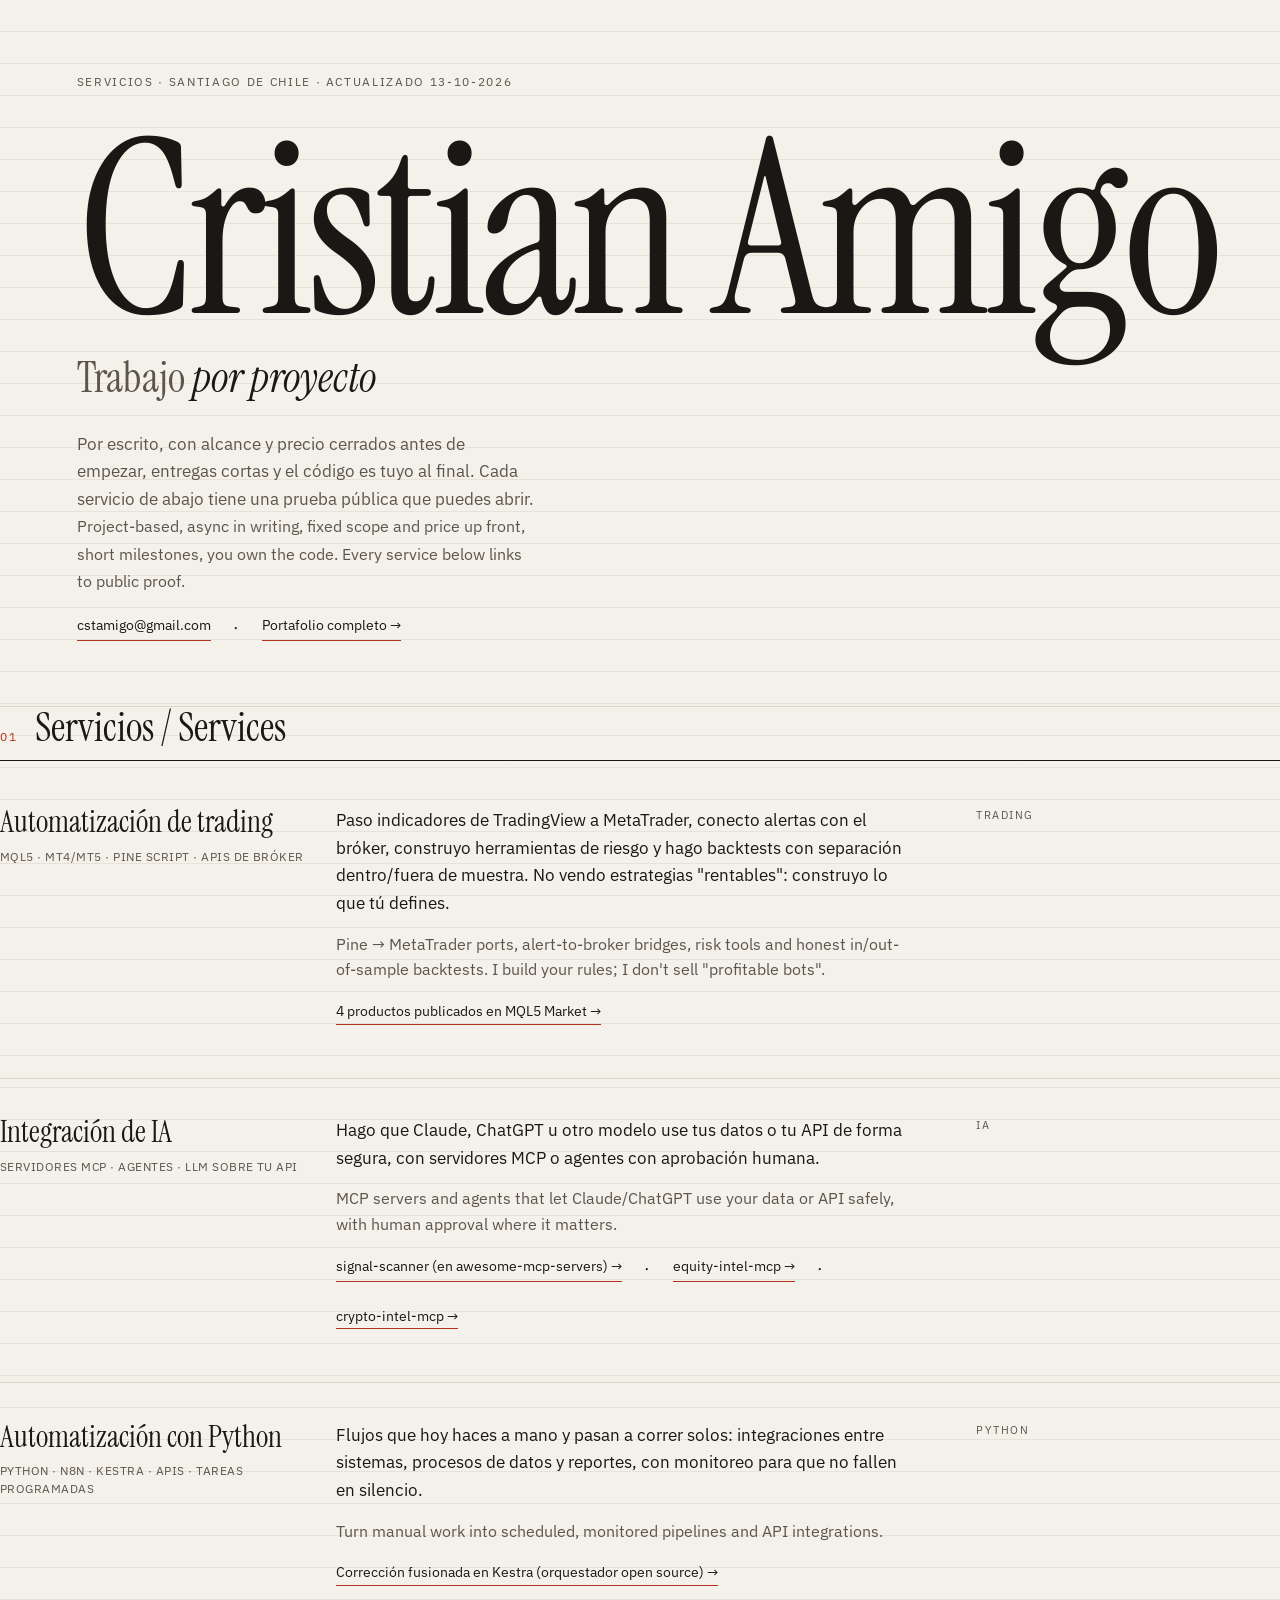
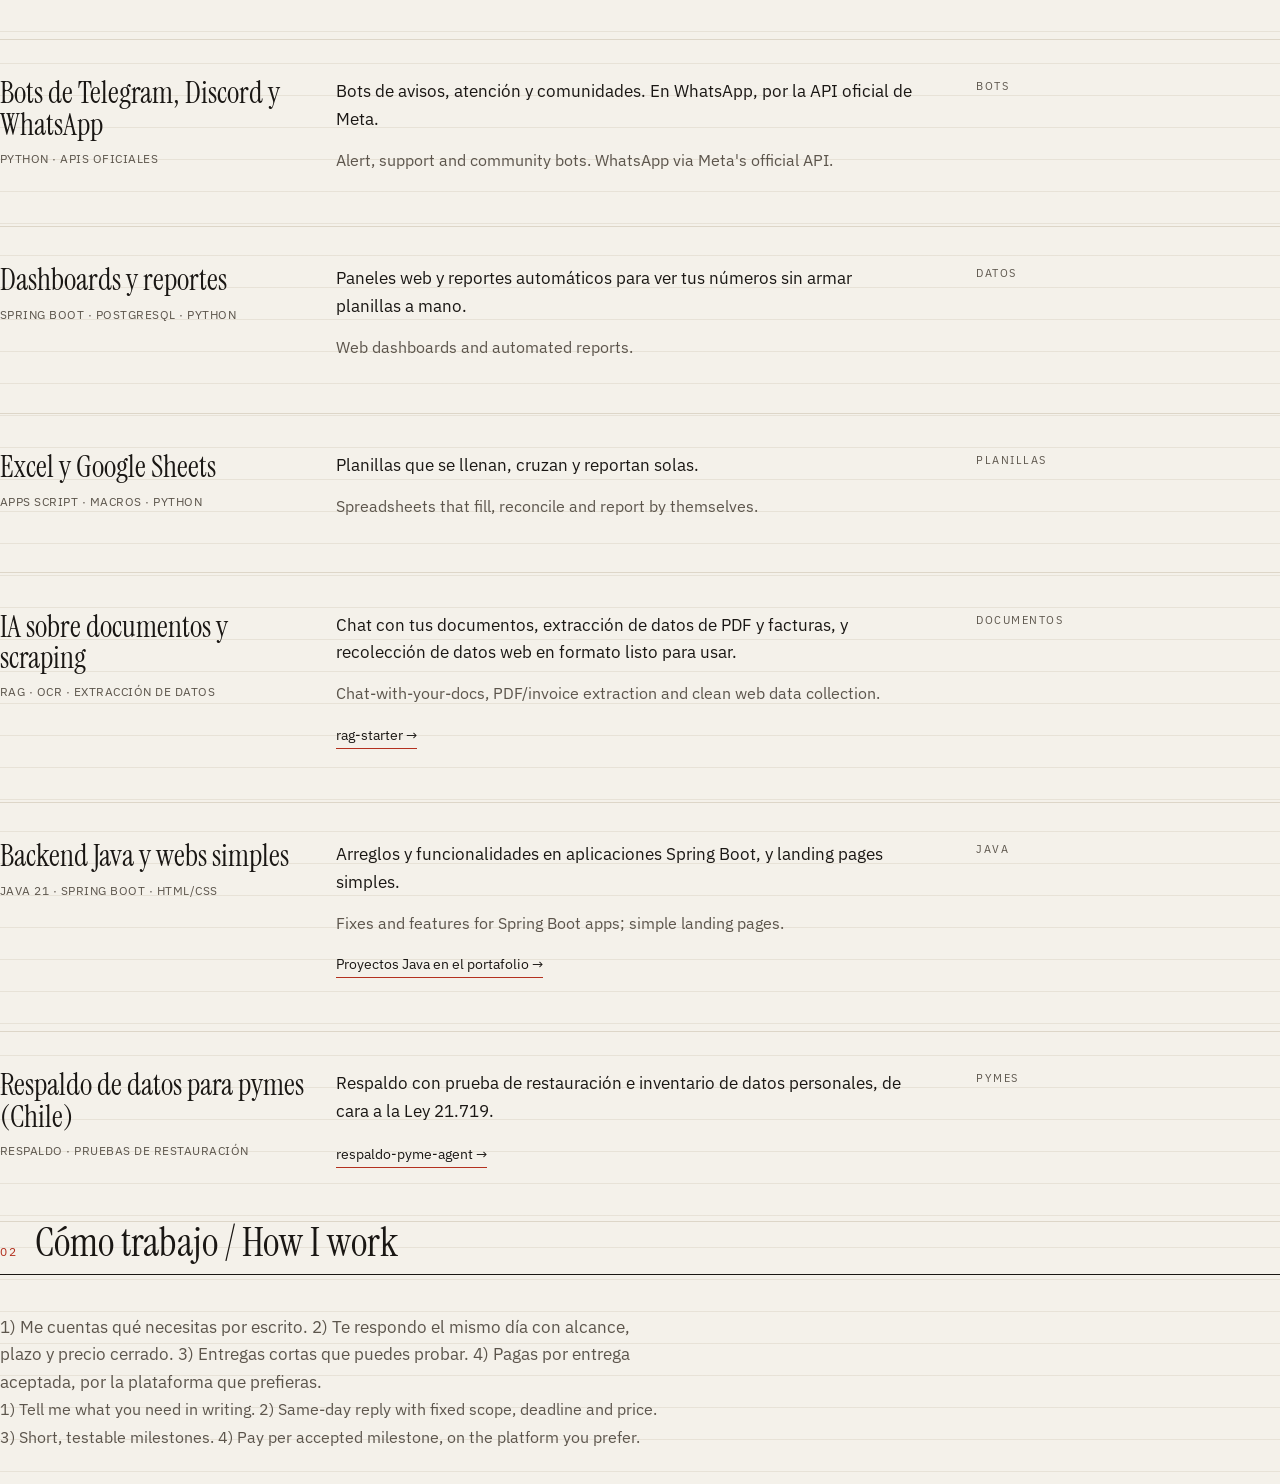
<file: servicios.html>
<!DOCTYPE html>
<html lang="es">
<head>
<meta charset="utf-8">
<meta name="viewport" content="width=device-width, initial-scale=1">
<title>Servicios — Cristian Amigo</title>
<meta name="description" content="Servicios por proyecto, por escrito y con precio cerrado: automatización de trading, integración de IA, automatización con Python, bots, dashboards, webs, backend Java y más. Cada servicio con una prueba pública verificable.">
<link rel="canonical" href="https://cstamigo-droid.github.io/mi-portafolio/servicios.html">
<meta property="og:title" content="Servicios — Cristian Amigo">
<meta property="og:description" content="Project-based freelance work, async in writing, fixed price. Each service backed by public proof.">
<meta property="og:image" content="https://cstamigo-droid.github.io/mi-portafolio/img/og-card.png">
<link rel="preconnect" href="https://fonts.googleapis.com">
<link rel="preconnect" href="https://fonts.gstatic.com" crossorigin>
<link rel="stylesheet" href="https://fonts.googleapis.com/css2?family=Instrument+Serif:ital@0;1&family=IBM+Plex+Sans:wght@400;500;600&display=swap">
<link rel="stylesheet" href="estilos.css">
<style>
  .en { color: var(--grafito); font-size: .92em; margin-top: -.4rem; }
  .como { max-width: var(--medida); }
</style>
</head>
<body>
<header class="portada">
  <p class="ficha">Servicios · Santiago de Chile · Actualizado 13-10-2026</p>
  <h1 class="nombre" aria-label="Cristian Amigo">Cristian&nbsp;Amigo</h1>
  <p class="oficio">Trabajo <em>por proyecto</em></p>
  <p class="bajada">
    Por escrito, con alcance y precio cerrados antes de empezar, entregas cortas y el código es tuyo al final.
    Cada servicio de abajo tiene una prueba pública que puedes abrir.<br>
    <span class="en">Project-based, async in writing, fixed scope and price up front, short milestones, you own the code. Every service below links to public proof.</span>
  </p>
  <p class="enlaces"><a href="mailto:cstamigo@gmail.com">cstamigo@gmail.com</a> · <a href="./">Portafolio completo →</a></p>
</header>

<main>
<section aria-labelledby="t-serv">
  <h2 id="t-serv" class="titulo-seccion"><span class="num">01</span> Servicios / Services</h2>

  <article class="ficha-proyecto"><div class="col-nombre"><h3>Automatización de trading</h3><p class="pila">MQL5 · MT4/MT5 · Pine Script · APIs de bróker</p></div>
  <div class="col-texto"><p>Paso indicadores de TradingView a MetaTrader, conecto alertas con el bróker, construyo herramientas de riesgo y hago backtests con separación dentro/fuera de muestra. No vendo estrategias "rentables": construyo lo que tú defines.</p>
  <p class="en">Pine → MetaTrader ports, alert-to-broker bridges, risk tools and honest in/out-of-sample backtests. I build your rules; I don't sell "profitable bots".</p>
  <p class="enlaces"><a href="https://www.mql5.com/en/users/hopeh2/seller">4 productos publicados en MQL5 Market →</a></p></div>
  <div class="col-sello"><span class="etiqueta">Trading</span></div></article>

  <article class="ficha-proyecto"><div class="col-nombre"><h3>Integración de IA</h3><p class="pila">Servidores MCP · agentes · LLM sobre tu API</p></div>
  <div class="col-texto"><p>Hago que Claude, ChatGPT u otro modelo use tus datos o tu API de forma segura, con servidores MCP o agentes con aprobación humana.</p>
  <p class="en">MCP servers and agents that let Claude/ChatGPT use your data or API safely, with human approval where it matters.</p>
  <p class="enlaces"><a href="https://github.com/cstamigo-droid/signal-scanner">signal-scanner (en awesome-mcp-servers) →</a> · <a href="https://github.com/cstamigo-droid/equity-intel-mcp">equity-intel-mcp →</a> · <a href="https://github.com/cstamigo-droid/crypto-intel-mcp">crypto-intel-mcp →</a></p></div>
  <div class="col-sello"><span class="etiqueta">IA</span></div></article>

  <article class="ficha-proyecto"><div class="col-nombre"><h3>Automatización con Python</h3><p class="pila">Python · n8n · Kestra · APIs · tareas programadas</p></div>
  <div class="col-texto"><p>Flujos que hoy haces a mano y pasan a correr solos: integraciones entre sistemas, procesos de datos y reportes, con monitoreo para que no fallen en silencio.</p>
  <p class="en">Turn manual work into scheduled, monitored pipelines and API integrations.</p>
  <p class="enlaces"><a href="https://github.com/kestra-io/plugin-sentry/pull/61">Corrección fusionada en Kestra (orquestador open source) →</a></p></div>
  <div class="col-sello"><span class="etiqueta">Python</span></div></article>

  <article class="ficha-proyecto"><div class="col-nombre"><h3>Bots de Telegram, Discord y WhatsApp</h3><p class="pila">Python · APIs oficiales</p></div>
  <div class="col-texto"><p>Bots de avisos, atención y comunidades. En WhatsApp, por la API oficial de Meta.</p>
  <p class="en">Alert, support and community bots. WhatsApp via Meta's official API.</p></div>
  <div class="col-sello"><span class="etiqueta">Bots</span></div></article>

  <article class="ficha-proyecto"><div class="col-nombre"><h3>Dashboards y reportes</h3><p class="pila">Spring Boot · PostgreSQL · Python</p></div>
  <div class="col-texto"><p>Paneles web y reportes automáticos para ver tus números sin armar planillas a mano.</p>
  <p class="en">Web dashboards and automated reports.</p></div>
  <div class="col-sello"><span class="etiqueta">Datos</span></div></article>

  <article class="ficha-proyecto"><div class="col-nombre"><h3>Excel y Google Sheets</h3><p class="pila">Apps Script · macros · Python</p></div>
  <div class="col-texto"><p>Planillas que se llenan, cruzan y reportan solas.</p>
  <p class="en">Spreadsheets that fill, reconcile and report by themselves.</p></div>
  <div class="col-sello"><span class="etiqueta">Planillas</span></div></article>

  <article class="ficha-proyecto"><div class="col-nombre"><h3>IA sobre documentos y scraping</h3><p class="pila">RAG · OCR · extracción de datos</p></div>
  <div class="col-texto"><p>Chat con tus documentos, extracción de datos de PDF y facturas, y recolección de datos web en formato listo para usar.</p>
  <p class="en">Chat-with-your-docs, PDF/invoice extraction and clean web data collection.</p>
  <p class="enlaces"><a href="https://github.com/cstamigo-droid/rag-starter">rag-starter →</a></p></div>
  <div class="col-sello"><span class="etiqueta">Documentos</span></div></article>

  <article class="ficha-proyecto"><div class="col-nombre"><h3>Backend Java y webs simples</h3><p class="pila">Java 21 · Spring Boot · HTML/CSS</p></div>
  <div class="col-texto"><p>Arreglos y funcionalidades en aplicaciones Spring Boot, y landing pages simples.</p>
  <p class="en">Fixes and features for Spring Boot apps; simple landing pages.</p>
  <p class="enlaces"><a href="./">Proyectos Java en el portafolio →</a></p></div>
  <div class="col-sello"><span class="etiqueta">Java</span></div></article>

  <article class="ficha-proyecto"><div class="col-nombre"><h3>Respaldo de datos para pymes (Chile)</h3><p class="pila">Respaldo · pruebas de restauración</p></div>
  <div class="col-texto"><p>Respaldo con prueba de restauración e inventario de datos personales, de cara a la Ley 21.719.</p>
  <p class="enlaces"><a href="https://github.com/cstamigo-droid/respaldo-pyme-agent">respaldo-pyme-agent →</a></p></div>
  <div class="col-sello"><span class="etiqueta">Pymes</span></div></article>
</section>

<section aria-labelledby="t-como">
  <h2 id="t-como" class="titulo-seccion"><span class="num">02</span> Cómo trabajo / How I work</h2>
  <p class="entrada-seccion como">1) Me cuentas qué necesitas por escrito. 2) Te respondo el mismo día con alcance, plazo y precio cerrado. 3) Entregas cortas que puedes probar. 4) Pagas por entrega aceptada, por la plataforma que prefieras.<br>
  <span class="en">1) Tell me what you need in writing. 2) Same-day reply with fixed scope, deadline and price. 3) Short, testable milestones. 4) Pay per accepted milestone, on the platform you prefer.</span></p>
</section>
</main>
</body>
</html>
</file>
<file: estilos.css>
/* =========================================================================
   Portafolio — Cristian Amigo
   Linaje: catálogo técnico / ficha de especificación.
   Paleta muestreada de un cuaderno técnico: papel cálido, tinta ferrogálica,
   línea de pauta tenue y un único rojo de sello de goma.
   ========================================================================= */

:root {
  --papel:        #F4F1EA;
  --papel-hondo:  #ECE7DC;
  --tinta:        #1A1714;
  --grafito:      #5C554C;
  --pauta:        #DDD6C8;
  --sello:        #B3311F;

  --display: "Instrument Serif", Georgia, "Times New Roman", serif;
  --texto:   "IBM Plex Sans", -apple-system, BlinkMacSystemFont, "Segoe UI", sans-serif;

  --medida: 66ch;
}

*, *::before, *::after { box-sizing: border-box; }

html { -webkit-text-size-adjust: 100%; }

body {
  margin: 0;
  background: var(--papel);
  color: var(--tinta);
  font-family: var(--texto);
  font-size: 17px;
  line-height: 1.62;
  font-variant-numeric: tabular-nums;
  /* la pauta del cuaderno: líneas horizontales muy tenues */
  background-image: repeating-linear-gradient(
    to bottom,
    transparent 0 31px,
    color-mix(in srgb, var(--pauta) 55%, transparent) 31px 32px
  );
}

a { color: inherit; }

.saltar {
  position: absolute; left: -9999px;
  background: var(--tinta); color: var(--papel);
  padding: .7rem 1.1rem; z-index: 10; text-decoration: none;
}
.saltar:focus { left: 1rem; top: 1rem; }

:focus-visible { outline: 2px solid var(--sello); outline-offset: 3px; }

/* ---------- Portada: el nombre desborda y se corta en el borde ---------- */

.portada {
  padding: 4.5rem 0 3rem 6vw;
  border-bottom: 1px solid var(--pauta);
  overflow: hidden;              /* la tensión: el nombre se corta */
}

.ficha {
  margin: 0 0 2.5rem;
  font-size: .74rem;
  letter-spacing: .14em;
  text-transform: uppercase;
  color: var(--grafito);
}

.nombre {
  font-family: var(--display);
  font-weight: 400;
  font-size: clamp(4.2rem, 19vw, 22rem);       /* corre hasta salirse por la derecha */
  line-height: .82;
  letter-spacing: -.025em;
  margin: 0;
  white-space: nowrap;                          /* se sale por la derecha */
}

.oficio {
  font-family: var(--display);
  font-size: clamp(1.6rem, 4vw, 2.6rem);
  line-height: 1.1;
  margin: 1.6rem 0 0;
  color: var(--grafito);
}
.oficio em { font-style: italic; color: var(--tinta); }

.bajada {
  max-width: 46ch;
  margin: 1.8rem 6vw 0 0;
  color: var(--grafito);
}

/* ---------- Lámina: grilla asimétrica 4/8 ---------- */

.lamina {
  display: grid;
  grid-template-columns: 4fr 8fr;
  gap: 0;
  align-items: start;
}

.indice {
  position: sticky;
  top: 0;
  padding: 2.2rem 2rem 3rem 6vw;   /* apretado arriba: la columna izquierda no respira */
  border-right: 1px solid var(--pauta);
  align-self: start;
}

.rotulo {
  font-size: .68rem;
  letter-spacing: .16em;
  text-transform: uppercase;
  color: var(--grafito);
  margin: 0 0 .8rem;
}

.indice ol {
  list-style: none;
  margin: 0 0 3.2rem;
  padding: 0;
  counter-reset: idx;
}
.indice li { counter-increment: idx; border-bottom: 1px solid var(--pauta); }
.indice li a {
  display: flex;
  justify-content: space-between;
  gap: 1rem;
  padding: .55rem 0;
  text-decoration: none;
  font-size: .95rem;
}
.indice li a::after {
  content: "0" counter(idx);
  color: var(--grafito);
  font-size: .78rem;
  letter-spacing: .08em;
}
.indice li a:hover { color: var(--sello); }

.nota-metodo p:not(.rotulo) {
  font-size: .87rem;
  line-height: 1.55;
  color: var(--grafito);
  margin: 0 0 .9rem;
  max-width: 34ch;
}
.letra-chica { font-size: .78rem !important; opacity: .82; }

/* ---------- Cuerpo: ritmo vertical deliberadamente desparejo ---------- */

.cuerpo { min-width: 0; }

.cuerpo > section { padding: 5.5rem 6vw 2rem 3.5rem; }
#paquetes    { padding-top: 2.5rem; padding-bottom: 1rem; }   /* apretada */
#herramientas{ padding-top: 6.5rem; }                         /* respira */
#contacto    { padding-top: 4rem; padding-bottom: 5rem; }

.titulo-seccion {
  font-family: var(--display);
  font-weight: 400;
  font-size: 2.5rem;
  line-height: 1;
  margin: 0 0 2.4rem;
  display: flex;
  align-items: baseline;
  gap: 1.1rem;
  border-bottom: 1px solid var(--tinta);
  padding-bottom: .8rem;
}
.titulo-seccion .num {
  font-family: var(--texto);
  font-size: .72rem;
  letter-spacing: .16em;
  color: var(--sello);
}

.entrada-seccion { max-width: var(--medida); color: var(--grafito); margin: 0 0 2rem; }
.entrada-seccion code {
  font-family: ui-monospace, "SFMono-Regular", Menlo, Consolas, monospace;
  font-size: .88em;
  background: var(--papel-hondo);
  padding: .1em .35em;
}

/* ---------- Ficha de proyecto: filas 3/6/3 ---------- */

.ficha-proyecto {
  display: grid;
  grid-template-columns: 3fr 6fr 3fr;
  gap: 2rem;
  padding: 2.4rem 0;
  border-bottom: 1px solid var(--pauta);
}
.ficha-proyecto:first-of-type { padding-top: .5rem; }

.col-nombre h3 {
  font-family: var(--display);
  font-weight: 400;
  font-size: 1.85rem;
  line-height: 1.05;
  margin: 0 0 .6rem;
}
.pila {
  margin: 0;
  font-size: .76rem;
  line-height: 1.5;
  letter-spacing: .04em;
  color: var(--grafito);
  text-transform: uppercase;
}

.col-texto p { margin: 0 0 .9rem; max-width: 58ch; }
.col-texto .detalle {
  font-size: .9rem;
  color: var(--grafito);
  border-left: 2px solid var(--pauta);
  padding-left: 1rem;
}
.col-texto em { font-style: italic; }

.enlaces { display: flex; flex-wrap: wrap; gap: 1.4rem; margin-top: 1.1rem !important; }
.enlaces a {
  font-size: .88rem;
  text-decoration: none;
  border-bottom: 1px solid var(--sello);
  padding-bottom: 1px;
  transition: color .15s ease;
}
.enlaces a:hover { color: var(--sello); }
.privado {
  font-size: .88rem;
  color: var(--grafito);
  border-bottom: 1px dotted var(--pauta);
  padding-bottom: 1px;
}

/* El gesto de autor: el sello de medición, rotado como sello de goma */
.col-sello { display: flex; flex-direction: column; align-items: flex-start; gap: .9rem; }

.sello {
  display: inline-flex;
  flex-direction: column;
  align-items: center;
  gap: .1rem;
  transform: rotate(-1.5deg);
  border: 2px solid var(--sello);
  color: var(--sello);
  padding: .45rem .85rem .35rem;
  font-size: 1.45rem;
  font-weight: 600;
  line-height: 1;
  letter-spacing: .02em;
}
.sello span {
  font-size: .6rem;
  font-weight: 500;
  letter-spacing: .1em;
  opacity: .9;
}
.etiqueta {
  font-size: .68rem;
  letter-spacing: .14em;
  text-transform: uppercase;
  color: var(--grafito);
}

/* Marca los proyectos entregados en el bootcamp, para que se distingan
   de un vistazo de los que hice por fuera. */
.etiqueta.curso {
  font-weight: 600;
  color: var(--sello);
  border-top: 1px solid var(--pauta);
  padding-top: .5rem;
}

/* ---------- Paquetes ---------- */

.tabla-paquetes { list-style: none; margin: 0; padding: 0; border-top: 1px solid var(--pauta); }
.tabla-paquetes li { border-bottom: 1px solid var(--pauta); }
.tabla-paquetes a {
  display: flex;
  justify-content: space-between;
  align-items: baseline;
  gap: 1rem;
  padding: .75rem 0;
  text-decoration: none;
}
.tabla-paquetes a:hover .pk { color: var(--sello); }
.pk { font-size: 1rem; }
.ver { font-size: .8rem; color: var(--grafito); letter-spacing: .06em; }

/* ---------- Pila técnica ---------- */

.pila-tecnica { margin: 0; display: grid; grid-template-columns: 1fr 2.4fr; gap: 0; }
.pila-tecnica dt {
  font-size: .72rem;
  letter-spacing: .14em;
  text-transform: uppercase;
  color: var(--grafito);
  padding: .95rem 1rem .95rem 0;
  border-top: 1px solid var(--pauta);
}
.pila-tecnica dd {
  margin: 0;
  padding: .9rem 0;
  border-top: 1px solid var(--pauta);
}

/* ---------- Contacto ---------- */

.contacto { list-style: none; margin: 0; padding: 0; }
.contacto li {
  display: grid;
  grid-template-columns: 1fr 2.4fr;
  border-top: 1px solid var(--pauta);
  padding: .85rem 0;
}
.contacto .rotulo { margin: 0; }
.contacto a { text-decoration: none; border-bottom: 1px solid var(--sello); justify-self: start; }
.contacto a:hover { color: var(--sello); }

/* ---------- Pie ---------- */

.pie {
  border-top: 1px solid var(--tinta);
  padding: 2.2rem 6vw 3.5rem;
  color: var(--grafito);
}
.pie p { margin: 0 0 .4rem; font-size: .84rem; }

/* ---------- Adaptación ---------- */

@media (max-width: 1080px) {
  .ficha-proyecto { grid-template-columns: 4fr 8fr; }
  .col-sello { grid-column: 1 / -1; flex-direction: row; align-items: center; gap: 1.2rem; }
}

@media (max-width: 800px) {
  body { font-size: 16px; }
  .lamina { grid-template-columns: 1fr; }
  .indice {
    position: static;
    border-right: 0;
    border-bottom: 1px solid var(--pauta);
    padding: 2rem 6vw 2.5rem;
  }
  .nota-metodo p:not(.rotulo) { max-width: none; }
  .cuerpo > section { padding-left: 6vw; padding-right: 6vw; padding-top: 3.5rem; }
  #herramientas { padding-top: 4rem; }
  .nombre { white-space: normal; }        /* en móvil el corte estorbaría de verdad */
  .ficha-proyecto { grid-template-columns: 1fr; gap: 1.2rem; }
  .pila-tecnica, .contacto li { grid-template-columns: 1fr; }
  .pila-tecnica dd { border-top: 0; padding-top: 0; }
  .contacto li { gap: .2rem; }
}

@media (prefers-reduced-motion: reduce) {
  * { animation-duration: .01ms !important; transition-duration: .01ms !important; }
}

@media print {
  body { background: #fff; }
  .indice, .saltar { display: none; }
  .lamina { display: block; }
}

/* ---------- Cifras del índice ---------- */
.cifras{ list-style:none; margin:0; padding:0; font-size:.82rem; color:var(--grafito); }
.cifras li{ display:flex; align-items:baseline; gap:.55rem; padding:.28rem 0; border-bottom:1px solid var(--pauta); }
.cifras li:last-child{ border-bottom:0; }
.cifras span{
  font-size:1.15rem; font-weight:600; color:var(--tinta);
  min-width:2.1rem; text-align:right;
}

/* ---------- Herramientas publicadas ---------- */
.tabla-herramientas{ list-style:none; margin:0; padding:0; border-top:1px solid var(--pauta); }
.tabla-herramientas li{ border-bottom:1px solid var(--pauta); }
.tabla-herramientas a{
  display:grid; grid-template-columns:4fr 8fr; gap:.3rem 2rem;
  padding:1rem 0; text-decoration:none;
}
.h-nom{
  grid-column:1; grid-row:1 / span 2;
  font-size:1.05rem; font-weight:500;
  display:flex; flex-direction:column; gap:.35rem; align-items:flex-start;
}
.h-nom .ver{
  font-size:.62rem; letter-spacing:.12em; text-transform:uppercase;
  color:var(--sello); border:1px solid var(--sello); padding:.12rem .4rem;
}
.h-desc{ grid-column:2; grid-row:1; font-size:.92rem; line-height:1.55; }
.h-meta{
  grid-column:2; grid-row:2;
  font-size:.72rem; letter-spacing:.06em; text-transform:uppercase; color:var(--grafito);
}
.tabla-herramientas a:hover .h-nom{ color:var(--sello); }

/* ---------- Sistemas propios ---------- */
.privados{ margin:0; display:grid; grid-template-columns:1fr 2.4fr; gap:0; }
.privados dt{
  font-size:.72rem; letter-spacing:.14em; text-transform:uppercase; color:var(--grafito);
  padding:.95rem 1rem .95rem 0; border-top:1px solid var(--pauta);
}
.privados dd{ margin:0; padding:.9rem 0; border-top:1px solid var(--pauta); font-size:.94rem; }

@media (max-width: 800px){
  .tabla-herramientas a{ grid-template-columns:1fr; }
  .h-nom{ grid-column:1; grid-row:auto; flex-direction:row; align-items:center; gap:.6rem; }
  .h-desc, .h-meta{ grid-column:1; grid-row:auto; }
  .privados{ grid-template-columns:1fr; }
  .privados dd{ border-top:0; padding-top:0; }
}

/* =========================================================================
   Caso de estudio — tratado como un EXPEDIENTE, no como una ficha más.
   Se diferencia por: fondo propio, doble filete, campos en dos columnas
   con rótulos en rojo de sello, y una tabla de antes/después.
   ========================================================================= */

.expediente {
  background: var(--papel-hondo);
  border-top: 3px double var(--tinta);
  border-bottom: 3px double var(--tinta);
  padding: 2rem 2rem 1.6rem;
  margin-top: .5rem;
}

.exp-cabecera { border-bottom: 1px solid var(--pauta); padding-bottom: 1.1rem; margin-bottom: 1.6rem; }
.exp-rotulo {
  margin: 0 0 .6rem;
  font-size: .68rem; letter-spacing: .18em; text-transform: uppercase;
  color: var(--sello);
}
.exp-cabecera h3 {
  font-family: var(--display); font-weight: 400;
  font-size: clamp(1.7rem, 3.4vw, 2.5rem); line-height: 1.08;
  margin: 0 0 .7rem; max-width: 22ch;
}
.exp-fecha {
  margin: 0; font-size: .74rem; letter-spacing: .08em;
  text-transform: uppercase; color: var(--grafito);
}

/* Campos del expediente: rótulo a la izquierda, contenido a la derecha */
.exp-campos { margin: 0; display: grid; grid-template-columns: 1fr 3fr; gap: 0; }
.exp-campos dt {
  font-size: .7rem; letter-spacing: .14em; text-transform: uppercase;
  color: var(--sello); font-weight: 600;
  padding: 1.2rem 1.5rem 1.2rem 0;
  border-top: 1px solid var(--pauta);
}
.exp-campos dd {
  margin: 0; padding: 1.2rem 0;
  border-top: 1px solid var(--pauta);
  min-width: 0;   /* sin esto, la tabla de min-width:30rem revienta la columna del grid */
}
.exp-campos dd > p { margin: 0 0 .8rem; max-width: 62ch; }
.exp-campos dd > p:last-child { margin-bottom: 0; }

.exp-nota {
  font-size: .89rem; color: var(--grafito);
  border-left: 2px solid var(--sello); padding-left: 1rem;
  margin-top: 1rem !important;
}

.exp-pasos { margin: .4rem 0 0; padding-left: 1.3rem; max-width: 62ch; }
.exp-pasos li { margin-bottom: .55rem; }
.exp-pasos li::marker { color: var(--sello); font-weight: 600; }

.expediente code {
  font-family: ui-monospace, "SFMono-Regular", Menlo, Consolas, monospace;
  font-size: .87em; background: var(--papel); padding: .08em .35em;
}

/* Tabla de impacto */
.exp-scroll { overflow-x: auto; max-width: 100%; }
.exp-tabla { border-collapse: collapse; width: 100%; font-size: .88rem; min-width: 30rem; }
.exp-tabla caption {
  text-align: left; font-size: .72rem; letter-spacing: .08em;
  text-transform: uppercase; color: var(--grafito); padding-bottom: .6rem;
}
.exp-tabla th, .exp-tabla td { text-align: left; padding: .5rem .9rem .5rem 0; }
.exp-tabla thead th {
  font-size: .68rem; letter-spacing: .12em; text-transform: uppercase;
  color: var(--grafito); border-bottom: 1px solid var(--tinta); font-weight: 600;
}
.exp-tabla tbody tr { border-bottom: 1px solid var(--pauta); }
.exp-tabla tbody tr:last-child { border-bottom: 0; }
.exp-tabla .mal { color: var(--grafito); }
.exp-tabla .bien { color: var(--sello); font-weight: 600; }

.exp-pie { border-top: 1px solid var(--pauta); margin-top: 1.4rem; padding-top: 1.1rem; }
.exp-pie a {
  font-size: .9rem; text-decoration: none;
  border-bottom: 1px solid var(--sello); padding-bottom: 1px;
}
.exp-pie a:hover { color: var(--sello); }

@media (max-width: 800px) {
  .expediente { padding: 1.5rem 1.2rem 1.2rem; }
  .exp-campos { grid-template-columns: 1fr; }
  .exp-campos dd { border-top: 0; padding-top: 0; }
  .exp-campos dt { padding-bottom: .5rem; }
}

/* Credenciales de la cuenta de demostración, en la ficha que las necesita */
.acceso-demo {
  margin: .75rem 0 0;
  padding: .7rem .9rem;
  border-left: 3px solid var(--acento, #4a6fa5);
  background: rgba(127, 127, 127, .07);
  font-size: .92em;
  line-height: 1.55;
}
.acceso-demo code {
  padding: .1em .35em;
  border-radius: 3px;
  background: rgba(127, 127, 127, .16);
}

/* Evidencia visual de los sistemas privados */
figure.ev {
  margin: 1rem 0 .25rem;
  padding: 0;
}
figure.ev img {
  display: block;
  width: 100%;
  max-width: 760px;
  height: auto;
  margin: 0 0 .6rem;
  border: 1px solid rgba(127, 127, 127, .28);
  border-radius: 6px;
}
figure.ev figcaption {
  font-size: .88em;
  line-height: 1.55;
  color: inherit;
  opacity: .72;
  max-width: 760px;
}
</file>
